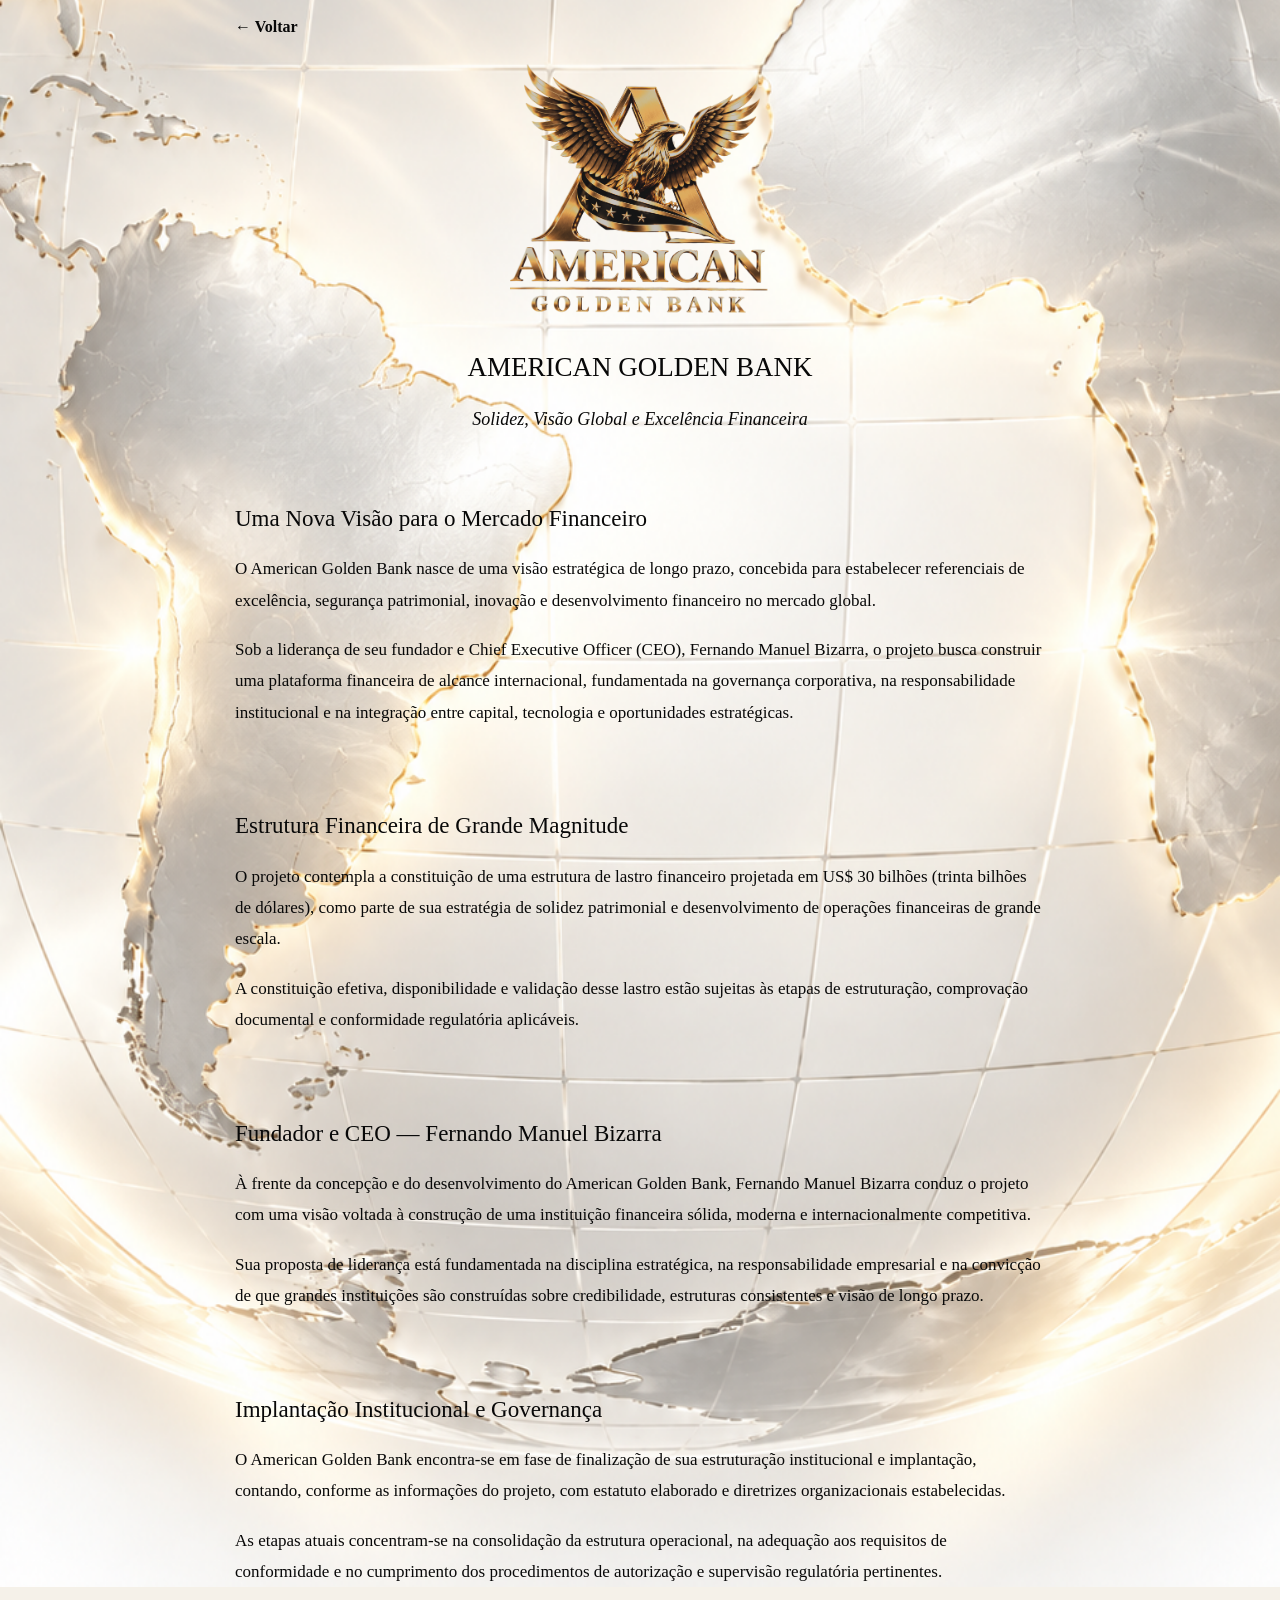
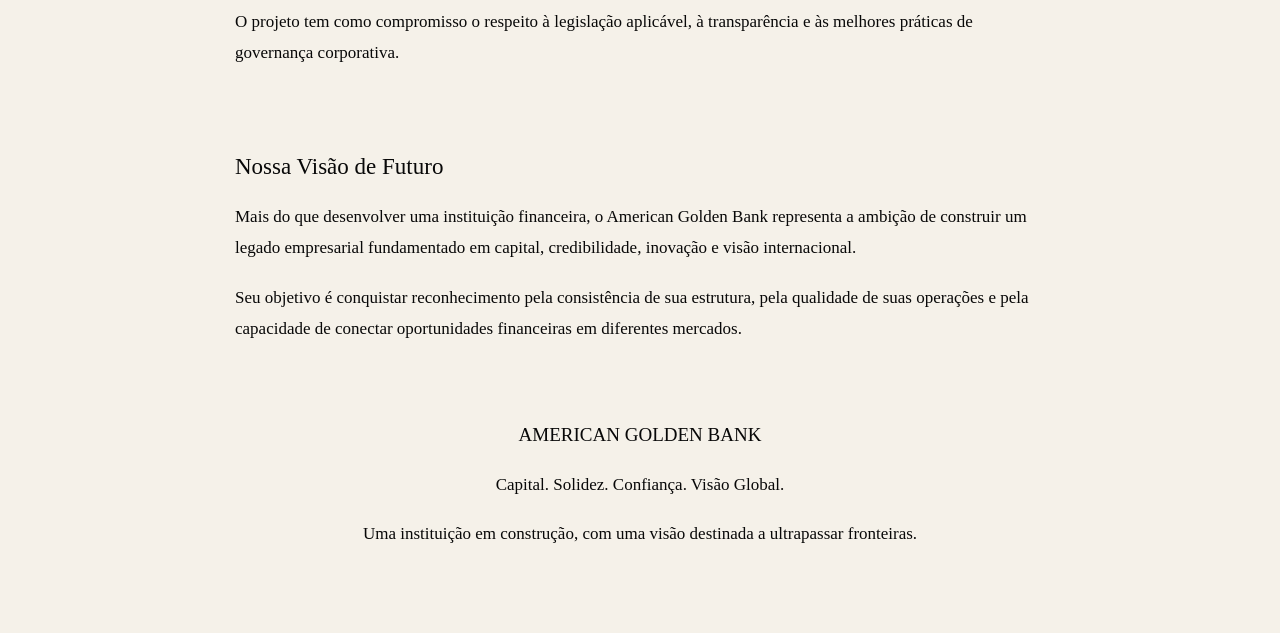
<file: american-golden-bank.html>
<!DOCTYPE html>
<html lang="pt-BR">
<head>
<meta charset="UTF-8">
<meta name="viewport"
content="width=device-width,initial-scale=1">
<title>American Golden Bank | Institucional</title>

<style>
* {
  box-sizing:border-box;
}

body {
  margin:0;
  font-family:Georgia,serif;
  color:#080808;
  background:#f5f1e9 url('assets/fundo-padrao.png')
  center center/cover fixed no-repeat;
}

main {
  max-width:850px;
  margin:auto;
  padding:18px 20px 65px;
}

.voltar {
  color:#080808;
  font-weight:700;
  text-decoration:none;
}

.logo-banco {
  display:block;
  width:260px;
  max-width:85%;
  height:auto;
  margin:28px auto;
  border-radius:12px;
}

h1 {
  font-size:27px;
  font-weight:500;
  text-align:center;
  color:#080808;
}

.subtitulo {
  text-align:center;
  font-size:18px;
  font-style:italic;
  line-height:1.6;
  margin:22px auto 40px;
}

.institucional {
  background:transparent;
  border:none;
  box-shadow:none;
  padding:10px 0;
  margin:25px auto;
}

h2 {
  font-size:23px;
  font-weight:500;
  color:#080808;
  line-height:1.4;
  margin-bottom:18px;
}

p {
  font-size:17px;
  line-height:1.85;
  color:#080808;
  margin-bottom:18px;
}

.assinatura {
  text-align:center;
  margin-top:45px;
  font-size:19px;
  line-height:1.8;
  font-weight:500;
}

@media(max-width:600px) {
  h1 {font-size:25px;}
  h2 {font-size:21px;}
  p {font-size:16px;}
  .logo-banco {width:230px;}
}
</style>
<link rel="icon" type="image/png" href="assets/logo-institucional.png?v=2">
</head>
<body>
<main>

<a class="voltar" href="menu.html">← Voltar</a>

<img class="logo-banco"
src="assets/logo-american-golden-bank.png"
alt="American Golden Bank">

<h1>AMERICAN GOLDEN BANK</h1>

<p class="subtitulo">
Solidez, Visão Global e Excelência Financeira
</p>

<section class="institucional">
<h2>Uma Nova Visão para o Mercado Financeiro</h2>
<p>O American Golden Bank nasce de uma visão estratégica de longo prazo, concebida para estabelecer referenciais de excelência, segurança patrimonial, inovação e desenvolvimento financeiro no mercado global.</p>
<p>Sob a liderança de seu fundador e Chief Executive Officer (CEO), Fernando Manuel Bizarra, o projeto busca construir uma plataforma financeira de alcance internacional, fundamentada na governança corporativa, na responsabilidade institucional e na integração entre capital, tecnologia e oportunidades estratégicas.</p>
</section>
<section class="institucional">
<h2>Estrutura Financeira de Grande Magnitude</h2>
<p>O projeto contempla a constituição de uma estrutura de lastro financeiro projetada em US$ 30 bilhões (trinta bilhões de dólares), como parte de sua estratégia de solidez patrimonial e desenvolvimento de operações financeiras de grande escala.</p>
<p>A constituição efetiva, disponibilidade e validação desse lastro estão sujeitas às etapas de estruturação, comprovação documental e conformidade regulatória aplicáveis.</p>
</section>
<section class="institucional">
<h2>Fundador e CEO — Fernando Manuel Bizarra</h2>
<p>À frente da concepção e do desenvolvimento do American Golden Bank, Fernando Manuel Bizarra conduz o projeto com uma visão voltada à construção de uma instituição financeira sólida, moderna e internacionalmente competitiva.</p>
<p>Sua proposta de liderança está fundamentada na disciplina estratégica, na responsabilidade empresarial e na convicção de que grandes instituições são construídas sobre credibilidade, estruturas consistentes e visão de longo prazo.</p>
</section>
<section class="institucional">
<h2>Implantação Institucional e Governança</h2>
<p>O American Golden Bank encontra-se em fase de finalização de sua estruturação institucional e implantação, contando, conforme as informações do projeto, com estatuto elaborado e diretrizes organizacionais estabelecidas.</p>
<p>As etapas atuais concentram-se na consolidação da estrutura operacional, na adequação aos requisitos de conformidade e no cumprimento dos procedimentos de autorização e supervisão regulatória pertinentes.</p>
<p>O projeto tem como compromisso o respeito à legislação aplicável, à transparência e às melhores práticas de governança corporativa.</p>
</section>
<section class="institucional">
<h2>Nossa Visão de Futuro</h2>
<p>Mais do que desenvolver uma instituição financeira, o American Golden Bank representa a ambição de construir um legado empresarial fundamentado em capital, credibilidade, inovação e visão internacional.</p>
<p>Seu objetivo é conquistar reconhecimento pela consistência de sua estrutura, pela qualidade de suas operações e pela capacidade de conectar oportunidades financeiras em diferentes mercados.</p>
</section>


<div class="assinatura">
AMERICAN GOLDEN BANK
<p>Capital. Solidez. Confiança. Visão Global.</p>
<p>Uma instituição em construção, com uma visão
destinada a ultrapassar fronteiras.</p>
</div>

</main>
</body>
</html>
</file>
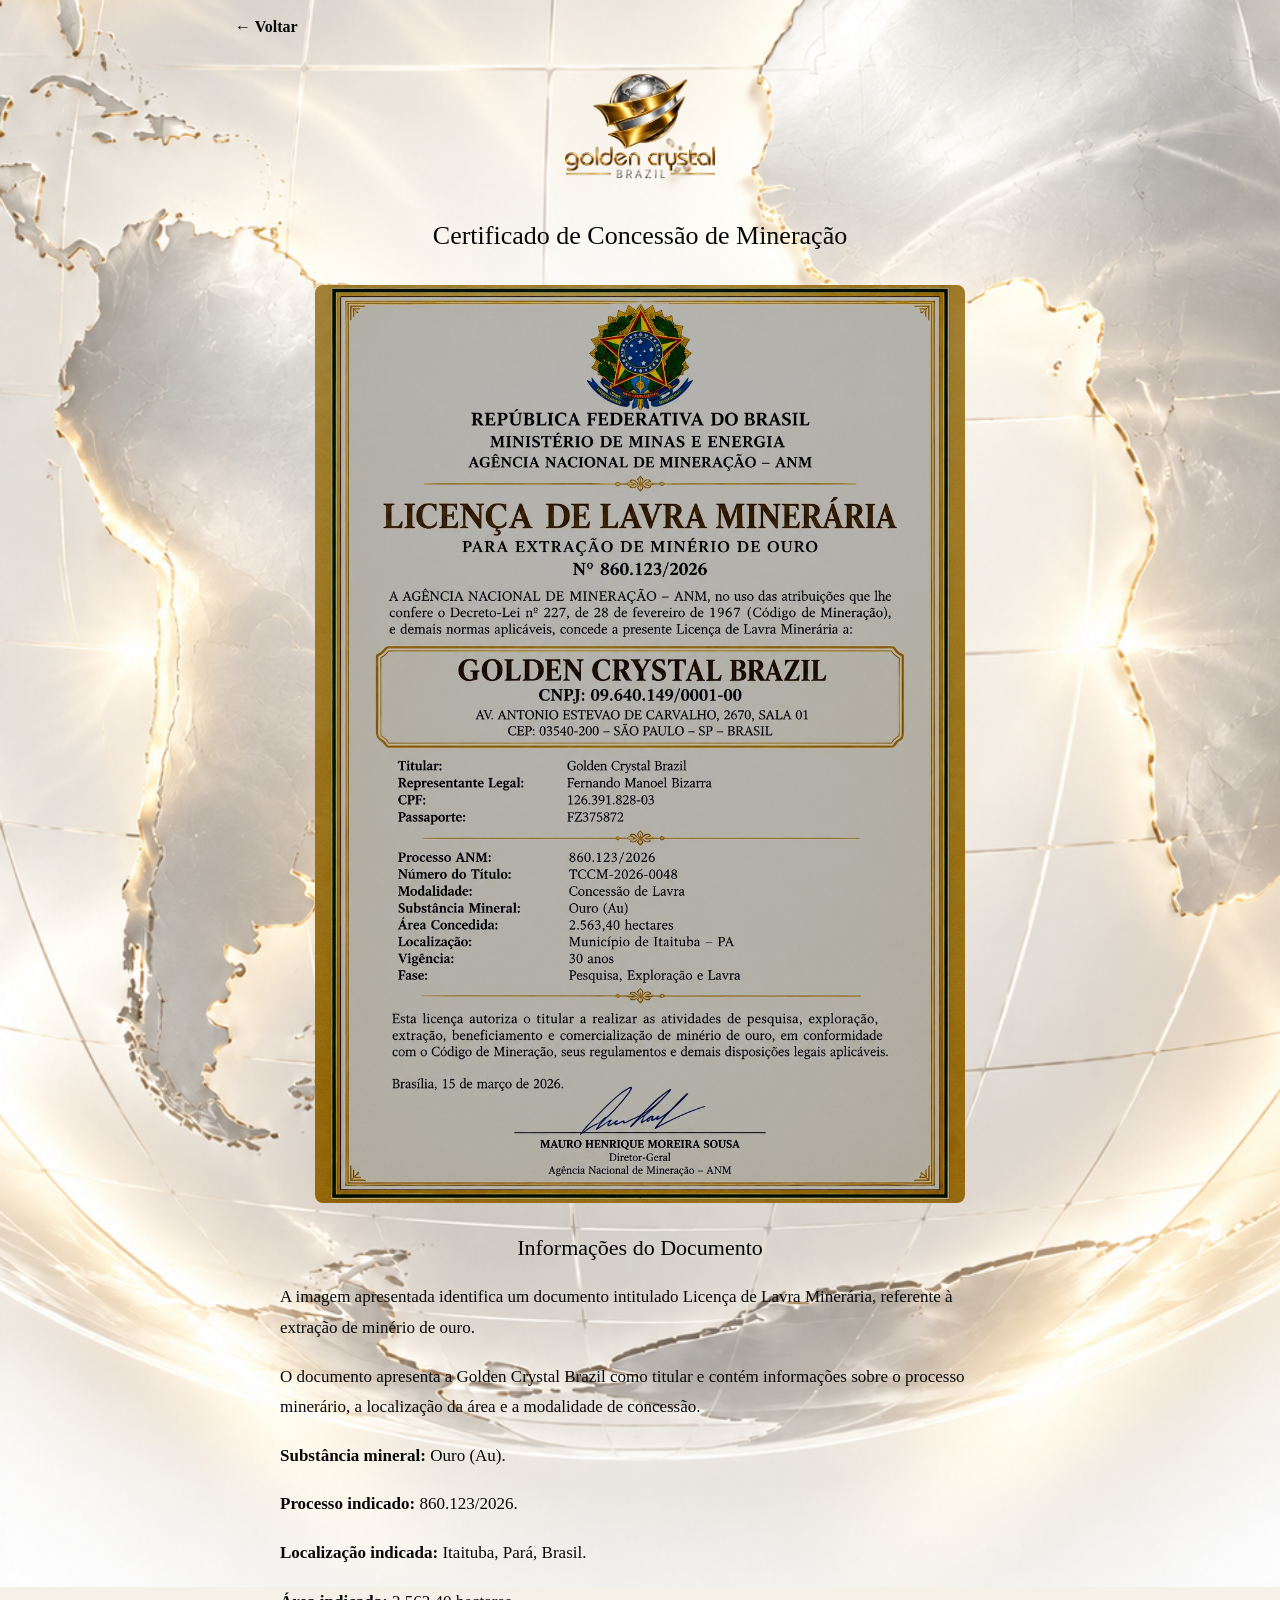
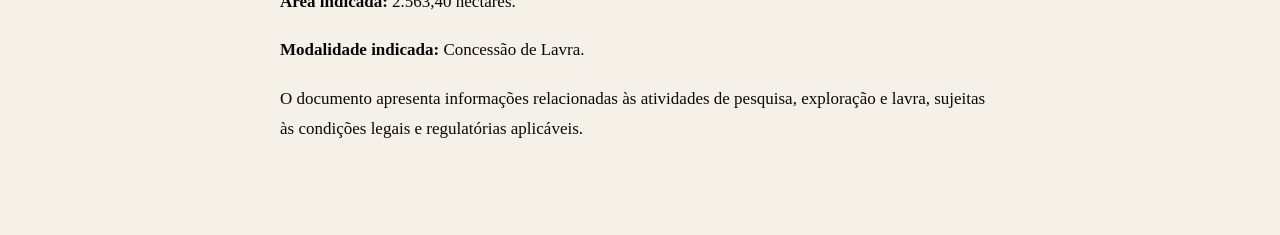
<file: concessao-cobre.html>
<!DOCTYPE html>
<html lang="pt-BR">
<head>
<meta charset="UTF-8">
<meta name="viewport" content="width=device-width,initial-scale=1">
<title>Certificado de Concessão de Mineração | Golden Crystal Brazil</title>

<style>
* { box-sizing:border-box; }

body {
  margin:0;
  font-family:Georgia,serif;
  color:#080808;
  background:#f5f1e9 url('assets/fundo-padrao.png')
  center center/cover fixed no-repeat;
}

main {
  max-width:850px;
  margin:auto;
  padding:18px 20px 60px;
}

.voltar {
  color:#080808;
  font-weight:700;
  text-decoration:none;
}

.logo {
  display:block;
  width:150px;
  max-width:50%;
  margin:15px auto;
}

h1, h2 {
  color:#080808;
  font-weight:400;
  text-align:center;
  line-height:1.4;
}

h1 { font-size:26px; }
h2 { font-size:22px; }

.certificado {
  display:block;
  width:100%;
  max-width:650px;
  height:auto;
  margin:30px auto;
  border-radius:8px;
}

.texto {
  max-width:720px;
  margin:30px auto;
  line-height:1.8;
  font-size:17px;
  color:#080808;
}

.texto p {
  margin-bottom:18px;
}

.nota {
  font-size:14px;
  line-height:1.6;
}
</style>
<link rel="icon" type="image/png" href="assets/logo-institucional.png?v=2">
</head>

<body>
<main>

<a class="voltar" href="mineracao.html">← Voltar</a>

<img class="logo"
src="assets/logo-institucional.png"
alt="Golden Crystal Brazil">

<h1>Certificado de Concessão de Mineração</h1>

<img class="certificado"
src="assets/certificado-terceira-concessao.png?v=1"
alt="Documento apresentado de licença de lavra mineral">

<section class="texto">

<h2>Informações do Documento</h2>

<p>
A imagem apresentada identifica um documento intitulado
Licença de Lavra Minerária, referente à extração
de minério de ouro.
</p>

<p>
O documento apresenta a Golden Crystal Brazil
como titular e contém informações sobre o processo
minerário, a localização da área e a modalidade
de concessão.
</p>

<p><strong>Substância mineral:</strong> Ouro (Au).</p>

<p><strong>Processo indicado:</strong> 860.123/2026.</p>

<p><strong>Localização indicada:</strong>
Itaituba, Pará, Brasil.</p>

<p><strong>Área indicada:</strong>
2.563,40 hectares.</p>

<p><strong>Modalidade indicada:</strong>
Concessão de Lavra.</p>

<p>
O documento apresenta informações relacionadas
às atividades de pesquisa, exploração e lavra,
sujeitas às condições legais e regulatórias aplicáveis.
</p>



</section>

</main>
</body>
</html>
</file>
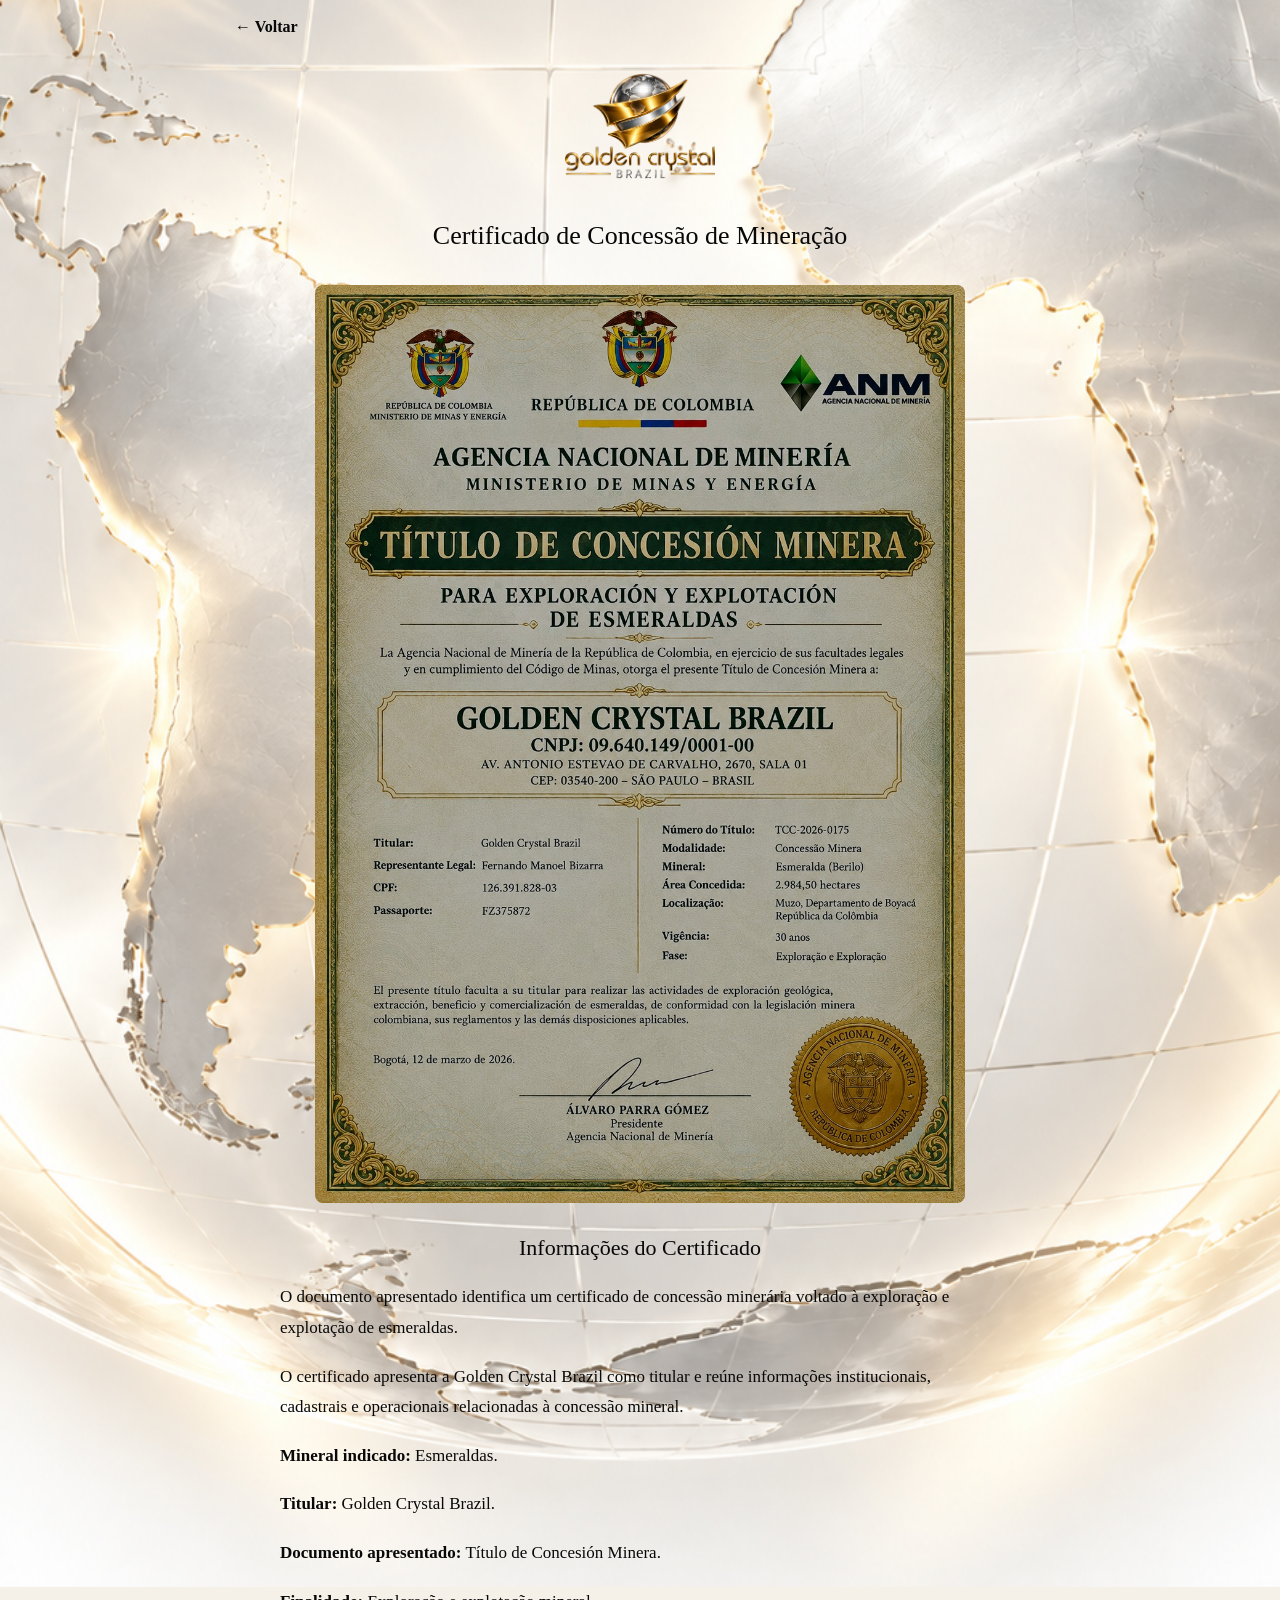
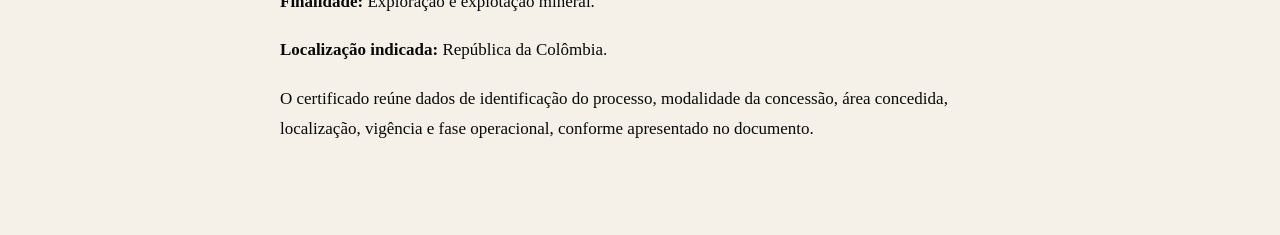
<file: concessao-esmeralda.html>
<!DOCTYPE html>
<html lang="pt-BR">
<head>
<meta charset="UTF-8">
<meta name="viewport" content="width=device-width,initial-scale=1">
<title>Certificado de Concessão de Mineração | Golden Crystal Brazil</title>

<style>
* { box-sizing:border-box; }

body {
  margin:0;
  font-family:Georgia,serif;
  color:#080808;
  background:#f5f1e9 url('assets/fundo-padrao.png')
  center center/cover fixed no-repeat;
}

main {
  max-width:850px;
  margin:auto;
  padding:18px 20px 60px;
}

.voltar {
  color:#080808;
  font-weight:700;
  text-decoration:none;
}

.logo {
  display:block;
  width:150px;
  max-width:50%;
  margin:15px auto;
}

h1, h2 {
  color:#080808;
  font-weight:400;
  text-align:center;
  line-height:1.4;
}

h1 { font-size:26px; }
h2 { font-size:22px; }

.certificado {
  display:block;
  width:100%;
  max-width:650px;
  height:auto;
  margin:30px auto;
  border-radius:8px;
}

.texto {
  max-width:720px;
  margin:30px auto;
  line-height:1.8;
  font-size:17px;
  color:#080808;
}

.texto p {
  margin-bottom:18px;
}
</style>
<link rel="icon" type="image/png" href="assets/logo-institucional.png?v=2">
</head>

<body>
<main>

<a class="voltar" href="mineracao.html">← Voltar</a>

<img class="logo"
src="assets/logo-institucional.png"
alt="Golden Crystal Brazil">

<h1>Certificado de Concessão de Mineração</h1>

<img class="certificado"
src="assets/certificado-segunda-concessao.png?v=1"
alt="Certificado de concessão de mineração de esmeraldas">

<section class="texto">

<h2>Informações do Certificado</h2>

<p>
O documento apresentado identifica um certificado de concessão
minerária voltado à exploração e explotação de esmeraldas.
</p>

<p>
O certificado apresenta a Golden Crystal Brazil como titular
e reúne informações institucionais, cadastrais e operacionais
relacionadas à concessão mineral.
</p>

<p><strong>Mineral indicado:</strong> Esmeraldas.</p>

<p><strong>Titular:</strong> Golden Crystal Brazil.</p>

<p><strong>Documento apresentado:</strong> Título de Concesión Minera.</p>

<p><strong>Finalidade:</strong> Exploração e explotação mineral.</p>

<p><strong>Localização indicada:</strong> República da Colômbia.</p>

<p>
O certificado reúne dados de identificação do processo,
modalidade da concessão, área concedida, localização,
vigência e fase operacional, conforme apresentado no documento.
</p>

</section>

</main>
</body>
</html>
</file>
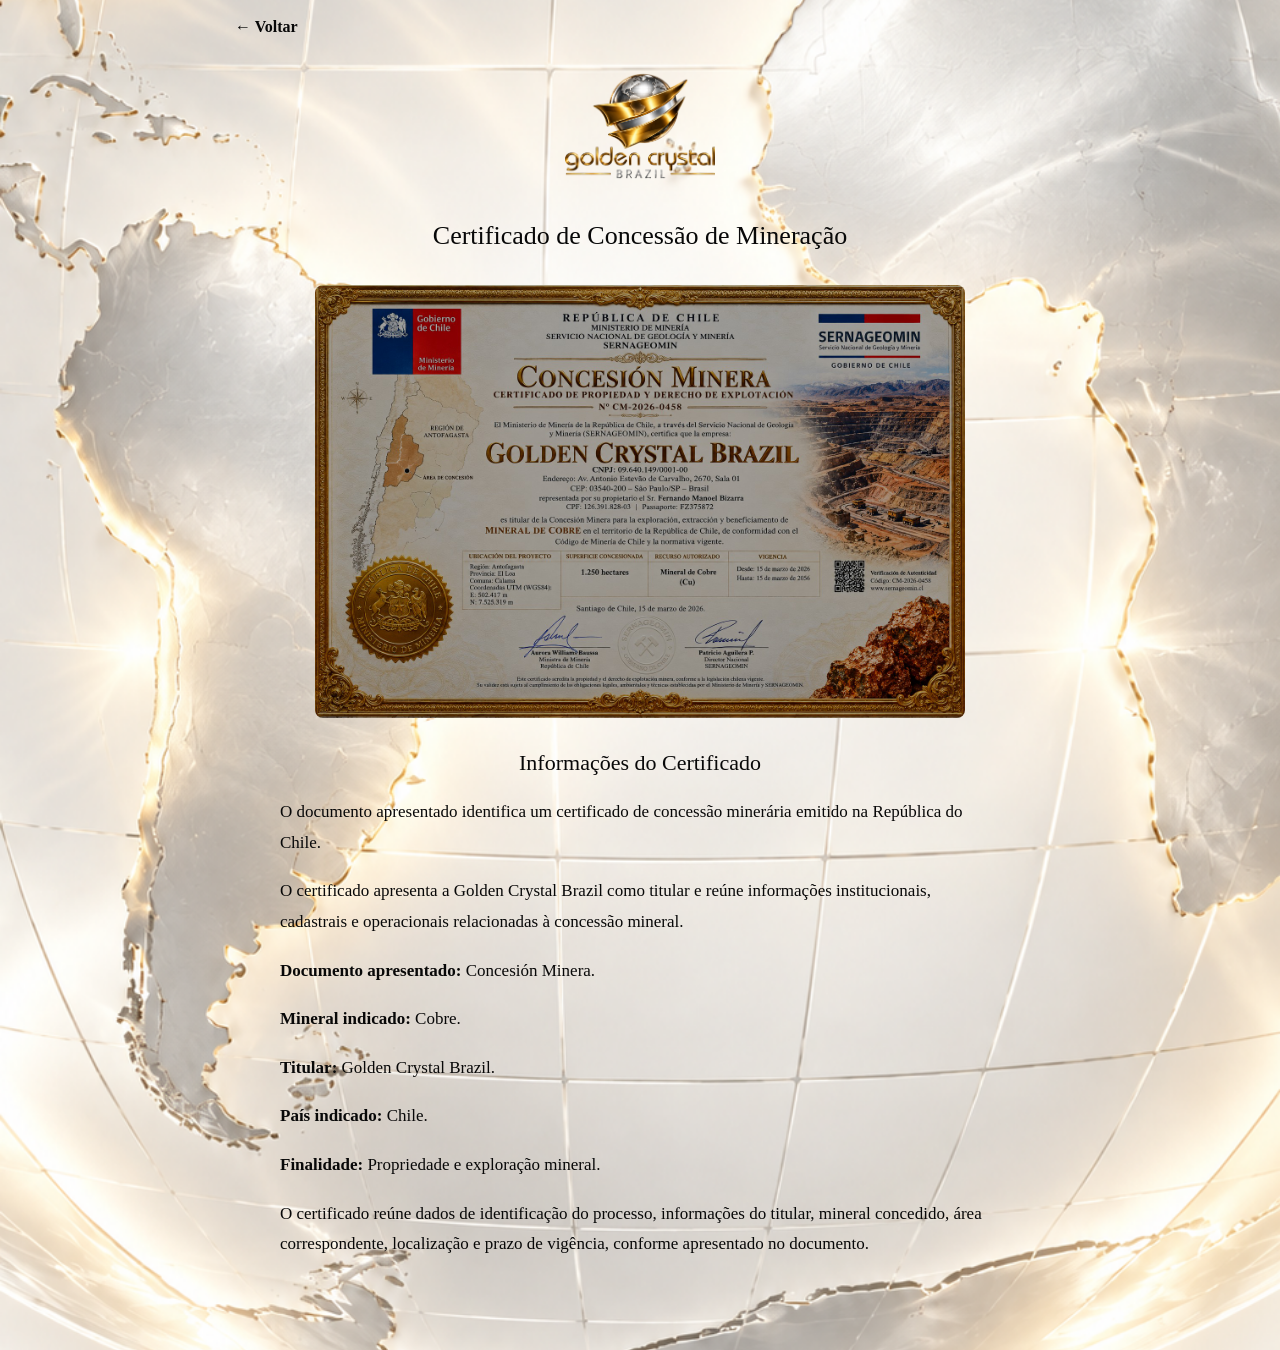
<file: concessao-ouro.html>
<!DOCTYPE html>
<html lang="pt-BR">
<head>
<meta charset="UTF-8">
<meta name="viewport" content="width=device-width,initial-scale=1">
<title>Certificado de Concessão de Mineração | Golden Crystal Brazil</title>

<style>
* { box-sizing:border-box; }

body {
  margin:0;
  font-family:Georgia,serif;
  color:#080808;
  background:#f5f1e9 url('assets/fundo-padrao.png')
  center center/cover fixed no-repeat;
}

main {
  max-width:850px;
  margin:auto;
  padding:18px 20px 60px;
}

.voltar {
  color:#080808;
  font-weight:700;
  text-decoration:none;
}

.logo {
  display:block;
  width:150px;
  max-width:50%;
  margin:15px auto;
}

h1, h2 {
  color:#080808;
  font-weight:400;
  text-align:center;
  line-height:1.4;
}

h1 { font-size:26px; }
h2 { font-size:22px; }

.certificado {
  display:block;
  width:100%;
  max-width:650px;
  height:auto;
  margin:30px auto;
  border-radius:8px;
}

.texto {
  max-width:720px;
  margin:30px auto;
  line-height:1.8;
  font-size:17px;
  color:#080808;
}

.texto p {
  margin-bottom:18px;
}
</style>
<link rel="icon" type="image/png" href="assets/logo-institucional.png?v=2">
</head>

<body>
<main>

<a class="voltar" href="mineracao.html">← Voltar</a>

<img class="logo"
src="assets/logo-institucional.png"
alt="Golden Crystal Brazil">

<h1>Certificado de Concessão de Mineração</h1>

<img class="certificado"
src="assets/certificado-primeira-concessao.png?v=1"
alt="Certificado de concessão de mineração">

<section class="texto">

<h2>Informações do Certificado</h2>

<p>
O documento apresentado identifica um certificado de concessão
minerária emitido na República do Chile.
</p>

<p>
O certificado apresenta a Golden Crystal Brazil como titular
e reúne informações institucionais, cadastrais e operacionais
relacionadas à concessão mineral.
</p>

<p><strong>Documento apresentado:</strong> Concesión Minera.</p>

<p><strong>Mineral indicado:</strong> Cobre.</p>

<p><strong>Titular:</strong> Golden Crystal Brazil.</p>

<p><strong>País indicado:</strong> Chile.</p>

<p><strong>Finalidade:</strong> Propriedade e exploração mineral.</p>

<p>
O certificado reúne dados de identificação do processo,
informações do titular, mineral concedido, área correspondente,
localização e prazo de vigência, conforme apresentado no documento.
</p>

</section>

</main>
</body>
</html>
</file>
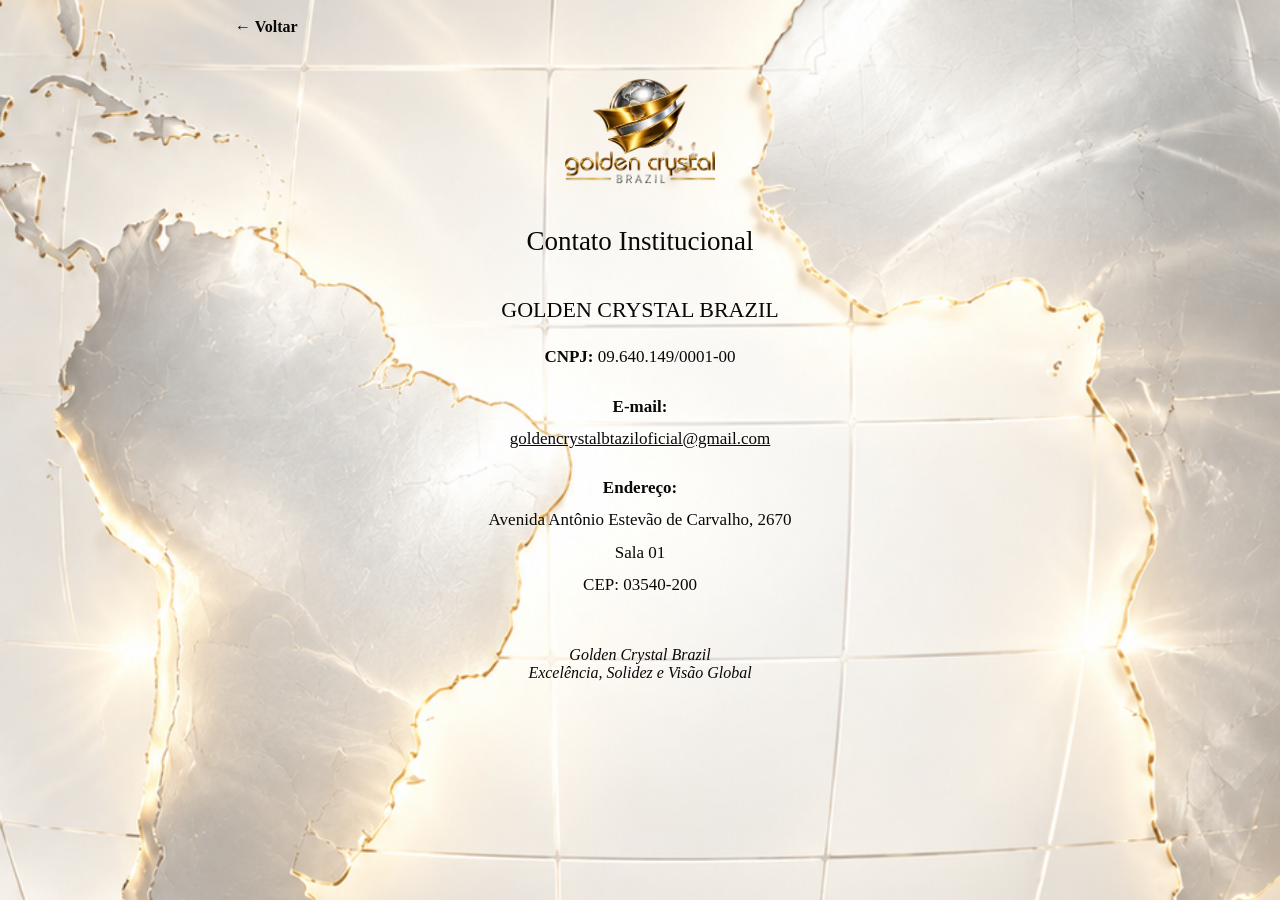
<file: contato.html>
<!DOCTYPE html>
<html lang="pt-BR">
<head>
<meta charset="UTF-8">
<meta name="viewport" content="width=device-width,initial-scale=1">
<title>Contato | Golden Crystal Brazil</title>

<style>
* {box-sizing:border-box}

body {
 margin:0;
 font-family:Georgia,serif;
 color:#080808;
 background:#f5f1e9 url('assets/fundo-padrao.png')
 center center/cover fixed no-repeat;
}

main {
 max-width:850px;
 margin:auto;
 padding:18px 20px 65px;
}

.voltar {
 color:#080808;
 font-weight:700;
 text-decoration:none;
}

.logo {
 display:block;
 width:150px;
 max-width:50%;
 margin:20px auto;
}

h1 {
 text-align:center;
 font-size:27px;
 font-weight:500;
 color:#080808;
}

h2 {
 font-size:22px;
 font-weight:500;
 color:#080808;
}

.contato {
 max-width:700px;
 margin:40px auto;
 text-align:center;
}

.contato p {
 font-size:17px;
 line-height:1.9;
 overflow-wrap:anywhere;
}

.contato a {
 color:#080808;
 text-decoration:underline;
}

.assinatura {
 text-align:center;
 margin-top:45px;
 font-style:italic;
 font-size:16px;
}

</style>
<link rel="icon" type="image/png" href="assets/logo-institucional.png?v=2">
</head>
<body>
<main>

<a class="voltar" href="menu.html">← Voltar</a>

<img class="logo"
src="assets/logo-institucional.png"
alt="Golden Crystal Brazil">

<h1>Contato Institucional</h1>

<section class="contato">

<h2>GOLDEN CRYSTAL BRAZIL</h2>

<p><strong>CNPJ:</strong> 09.640.149/0001-00</p>

<p><strong>E-mail:</strong><br>
<a href="mailto:goldencrystalbtaziloficial@gmail.com">
goldencrystalbtaziloficial@gmail.com
</a></p>

<p><strong>Endereço:</strong><br>
Avenida Antônio Estevão de Carvalho, 2670<br>
Sala 01<br>
CEP: 03540-200
</p>

</section>

<p class="assinatura">
Golden Crystal Brazil<br>
Excelência, Solidez e Visão Global
</p>

</main>
</body>
</html>
</file>
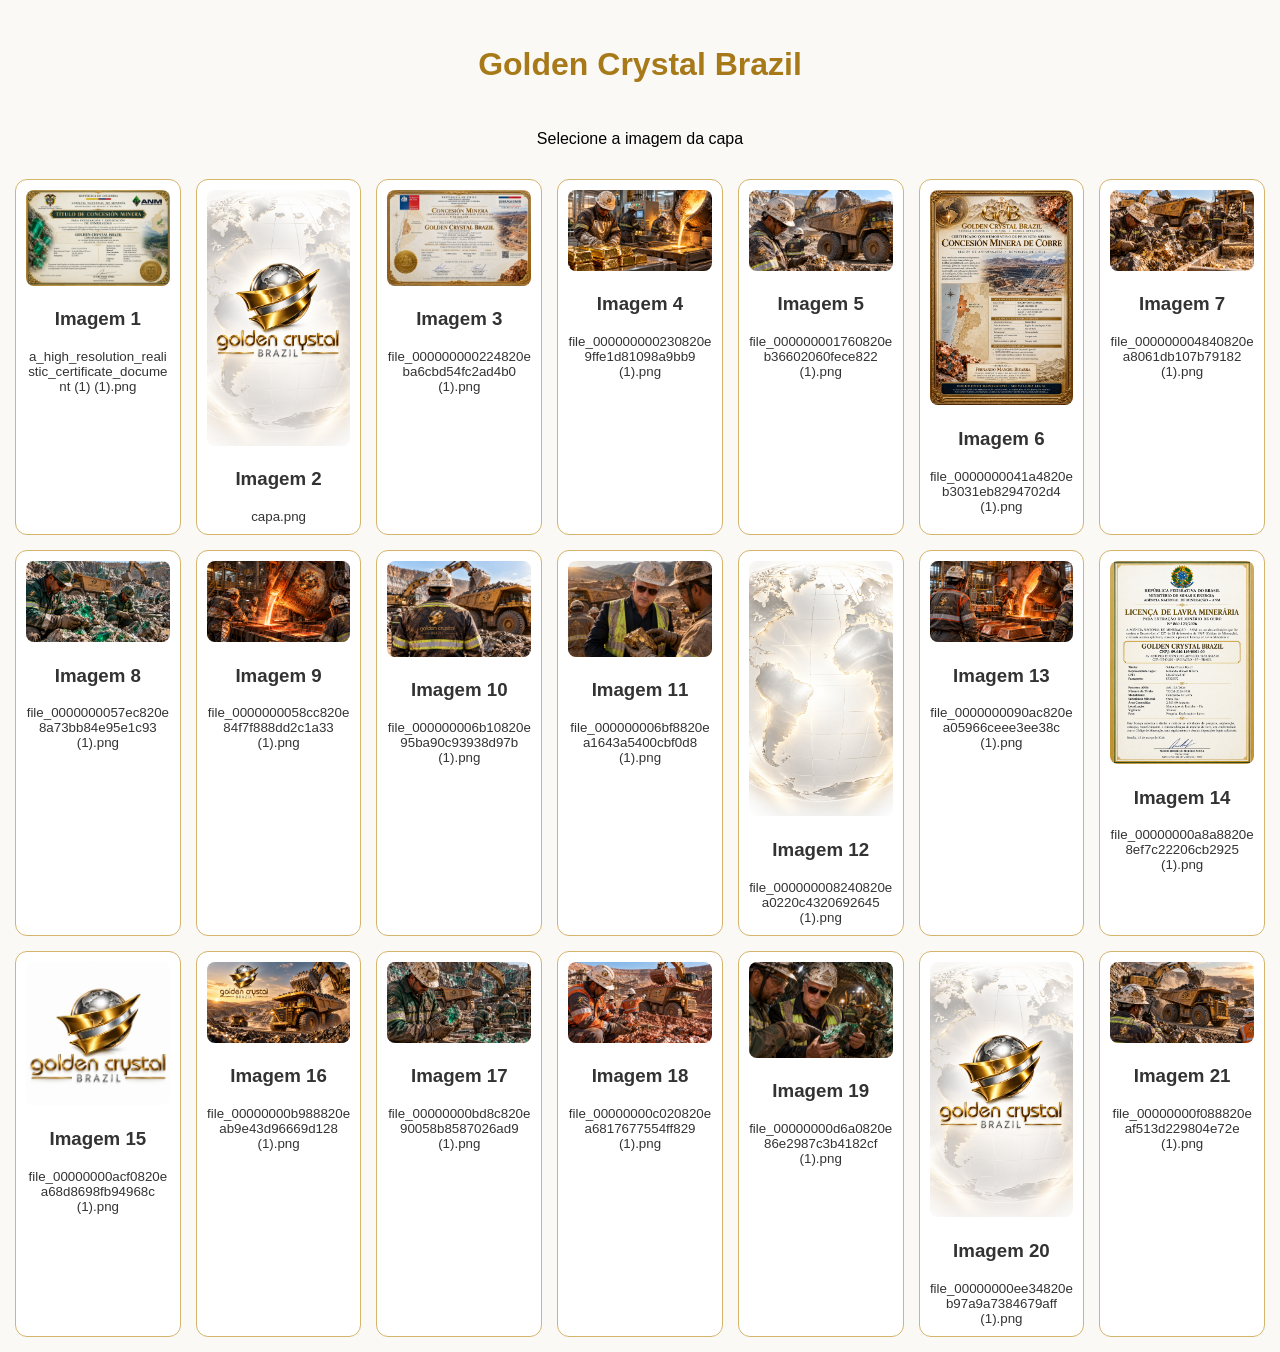
<file: galeria.html>
<!DOCTYPE html>
<html lang="pt-BR">
<head>
<meta charset="UTF-8">
<meta name="viewport" content="width=device-width,initial-scale=1">
<title>Golden Crystal Brazil | Galeria</title>
<style>
body {
  margin: 0;
  background: #faf9f6;
  font-family: Arial, sans-serif;
  text-align: center;
}
h1 { color: #a77919; padding: 25px 10px; }
.grid {
  display: grid;
  grid-template-columns: repeat(auto-fit,minmax(150px,1fr));
  gap: 15px;
  padding: 15px;
}
.card {
  background: white;
  padding: 10px;
  border: 1px solid #d5b46b;
  border-radius: 12px;
  color: #333;
  text-decoration: none;
}
img { width: 100%; border-radius: 8px; }
small { display: block; overflow-wrap: anywhere; }
</style>
<link rel="icon" type="image/png" href="assets/logo-institucional.png?v=2">
</head>
<body>
<h1>Golden Crystal Brazil</h1>
<p>Selecione a imagem da capa</p>
<div class="grid">
<a class="card" href="assets/a_high_resolution_realistic_certificate_document%20%281%29%20%281%29.png"><img loading="lazy" src="assets/a_high_resolution_realistic_certificate_document%20%281%29%20%281%29.png"><h3>Imagem 1</h3><small>a_high_resolution_realistic_certificate_document (1) (1).png</small></a><a class="card" href="assets/capa.png"><img loading="lazy" src="assets/capa.png"><h3>Imagem 2</h3><small>capa.png</small></a><a class="card" href="assets/file_000000000224820eba6cbd54fc2ad4b0%20%281%29.png"><img loading="lazy" src="assets/file_000000000224820eba6cbd54fc2ad4b0%20%281%29.png"><h3>Imagem 3</h3><small>file_000000000224820eba6cbd54fc2ad4b0 (1).png</small></a><a class="card" href="assets/file_000000000230820e9ffe1d81098a9bb9%20%281%29.png"><img loading="lazy" src="assets/file_000000000230820e9ffe1d81098a9bb9%20%281%29.png"><h3>Imagem 4</h3><small>file_000000000230820e9ffe1d81098a9bb9 (1).png</small></a><a class="card" href="assets/file_000000001760820eb36602060fece822%20%281%29.png"><img loading="lazy" src="assets/file_000000001760820eb36602060fece822%20%281%29.png"><h3>Imagem 5</h3><small>file_000000001760820eb36602060fece822 (1).png</small></a><a class="card" href="assets/file_0000000041a4820eb3031eb8294702d4%20%281%29.png"><img loading="lazy" src="assets/file_0000000041a4820eb3031eb8294702d4%20%281%29.png"><h3>Imagem 6</h3><small>file_0000000041a4820eb3031eb8294702d4 (1).png</small></a><a class="card" href="assets/file_000000004840820ea8061db107b79182%20%281%29.png"><img loading="lazy" src="assets/file_000000004840820ea8061db107b79182%20%281%29.png"><h3>Imagem 7</h3><small>file_000000004840820ea8061db107b79182 (1).png</small></a><a class="card" href="assets/file_0000000057ec820e8a73bb84e95e1c93%20%281%29.png"><img loading="lazy" src="assets/file_0000000057ec820e8a73bb84e95e1c93%20%281%29.png"><h3>Imagem 8</h3><small>file_0000000057ec820e8a73bb84e95e1c93 (1).png</small></a><a class="card" href="assets/file_0000000058cc820e84f7f888dd2c1a33%20%281%29.png"><img loading="lazy" src="assets/file_0000000058cc820e84f7f888dd2c1a33%20%281%29.png"><h3>Imagem 9</h3><small>file_0000000058cc820e84f7f888dd2c1a33 (1).png</small></a><a class="card" href="assets/file_000000006b10820e95ba90c93938d97b%20%281%29.png"><img loading="lazy" src="assets/file_000000006b10820e95ba90c93938d97b%20%281%29.png"><h3>Imagem 10</h3><small>file_000000006b10820e95ba90c93938d97b (1).png</small></a><a class="card" href="assets/file_000000006bf8820ea1643a5400cbf0d8%20%281%29.png"><img loading="lazy" src="assets/file_000000006bf8820ea1643a5400cbf0d8%20%281%29.png"><h3>Imagem 11</h3><small>file_000000006bf8820ea1643a5400cbf0d8 (1).png</small></a><a class="card" href="assets/file_000000008240820ea0220c4320692645%20%281%29.png"><img loading="lazy" src="assets/file_000000008240820ea0220c4320692645%20%281%29.png"><h3>Imagem 12</h3><small>file_000000008240820ea0220c4320692645 (1).png</small></a><a class="card" href="assets/file_0000000090ac820ea05966ceee3ee38c%20%281%29.png"><img loading="lazy" src="assets/file_0000000090ac820ea05966ceee3ee38c%20%281%29.png"><h3>Imagem 13</h3><small>file_0000000090ac820ea05966ceee3ee38c (1).png</small></a><a class="card" href="assets/file_00000000a8a8820e8ef7c22206cb2925%20%281%29.png"><img loading="lazy" src="assets/file_00000000a8a8820e8ef7c22206cb2925%20%281%29.png"><h3>Imagem 14</h3><small>file_00000000a8a8820e8ef7c22206cb2925 (1).png</small></a><a class="card" href="assets/file_00000000acf0820ea68d8698fb94968c%20%281%29.png"><img loading="lazy" src="assets/file_00000000acf0820ea68d8698fb94968c%20%281%29.png"><h3>Imagem 15</h3><small>file_00000000acf0820ea68d8698fb94968c (1).png</small></a><a class="card" href="assets/file_00000000b988820eab9e43d96669d128%20%281%29.png"><img loading="lazy" src="assets/file_00000000b988820eab9e43d96669d128%20%281%29.png"><h3>Imagem 16</h3><small>file_00000000b988820eab9e43d96669d128 (1).png</small></a><a class="card" href="assets/file_00000000bd8c820e90058b8587026ad9%20%281%29.png"><img loading="lazy" src="assets/file_00000000bd8c820e90058b8587026ad9%20%281%29.png"><h3>Imagem 17</h3><small>file_00000000bd8c820e90058b8587026ad9 (1).png</small></a><a class="card" href="assets/file_00000000c020820ea6817677554ff829%20%281%29.png"><img loading="lazy" src="assets/file_00000000c020820ea6817677554ff829%20%281%29.png"><h3>Imagem 18</h3><small>file_00000000c020820ea6817677554ff829 (1).png</small></a><a class="card" href="assets/file_00000000d6a0820e86e2987c3b4182cf%20%281%29.png"><img loading="lazy" src="assets/file_00000000d6a0820e86e2987c3b4182cf%20%281%29.png"><h3>Imagem 19</h3><small>file_00000000d6a0820e86e2987c3b4182cf (1).png</small></a><a class="card" href="assets/file_00000000ee34820eb97a9a7384679aff%20%281%29.png"><img loading="lazy" src="assets/file_00000000ee34820eb97a9a7384679aff%20%281%29.png"><h3>Imagem 20</h3><small>file_00000000ee34820eb97a9a7384679aff (1).png</small></a><a class="card" href="assets/file_00000000f088820eaf513d229804e72e%20%281%29.png"><img loading="lazy" src="assets/file_00000000f088820eaf513d229804e72e%20%281%29.png"><h3>Imagem 21</h3><small>file_00000000f088820eaf513d229804e72e (1).png</small></a></div></body></html>
</file>
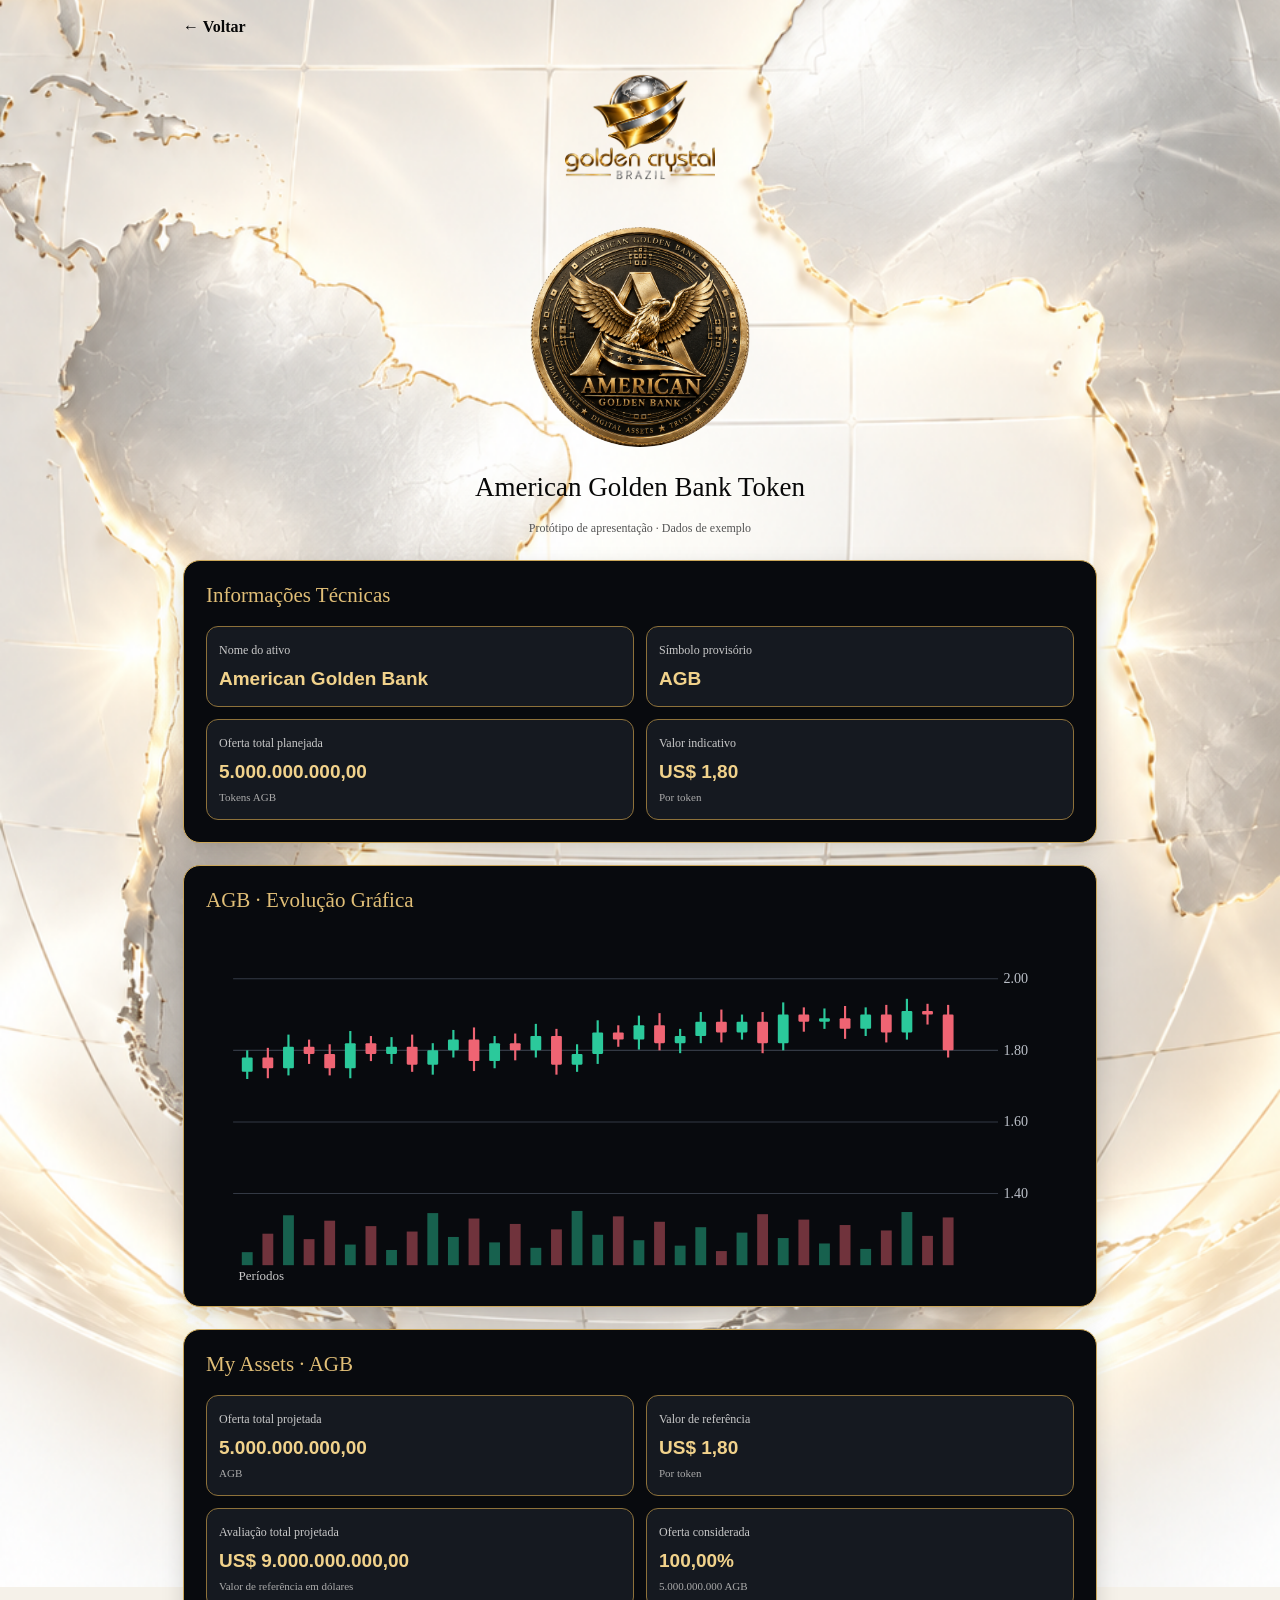
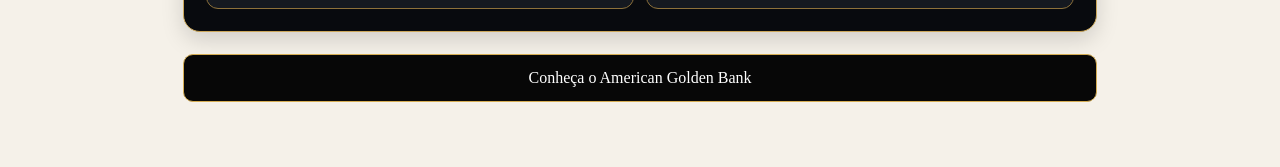
<file: gcb-cripto.html>
<!DOCTYPE html>
<html lang="pt-BR">
<head>
<meta charset="UTF-8">
<meta name="viewport" content="width=device-width,initial-scale=1">

<title>American Golden Bank Token | Golden Crystal Brazil</title>

<style>
* {box-sizing:border-box}

body {
 margin:0;
 font-family:Georgia,serif;
 color:#111;
 background:#f5f1e9 url('assets/fundo-padrao.png')
 center/cover fixed no-repeat;
}

main {
 max-width:950px;
 margin:auto;
 padding:18px 18px 65px;
}

.voltar {
 color:#080808;
 font-weight:700;
 text-decoration:none;
}

.logo {
 display:block;
 width:150px;
 max-width:50%;
 margin:16px auto;
}

.moeda {
 display:block;
 width:220px;
 max-width:75%;
 margin:25px auto;
 border-radius:50%;
}

h1 {
 text-align:center;
 font-size:27px;
 font-weight:500;
 color:#080808;
}

h2 {
 font-size:21px;
 font-weight:500;
 margin:0 0 18px;
}

.intro {
 text-align:center;
 font-size:16px;
 line-height:1.8;
 max-width:760px;
 margin:20px auto 35px;
}

.painel {
 background:#080a0e;
 color:#fff;
 border:1px solid #cba75a;
 border-radius:17px;
 padding:22px;
 margin:22px 0;
 box-shadow:0 8px 22px #00000025;
}

.painel h2 {
 color:#e0be77;
}

.grid {
 display:grid;
 grid-template-columns:repeat(2,minmax(0,1fr));
 gap:12px;
}

.dado {
 background:#151920;
 border:1px solid #8d713a;
 border-radius:12px;
 padding:16px 12px;
 min-width:0;
}

.dado small {
 display:block;
 color:#c9c9c9;
 font-size:12px;
 margin-bottom:10px;
}

.dado strong {
 font-family:Arial,sans-serif;
 font-size:19px;
 color:#f1d28b;
 overflow-wrap:anywhere;
}

.dado span {
 display:block;
 color:#aaa;
 font-size:11px;
 margin-top:8px;
}

.grafico {
 width:100%;
 height:auto;
 display:block;
}

.info {
 font-size:15px;
 line-height:1.7;
 color:#d7d7d7;
}

.status {
 display:inline-block;
 border:1px solid #cba75a;
 border-radius:30px;
 padding:8px 15px;
 color:#e9cb85;
 font-size:13px;
}

.botao {
 display:block;
 text-align:center;
 padding:14px;
 color:#fff;
 background:#070707;
 border:1px solid #d5ad53;
 border-radius:10px;
 text-decoration:none;
 margin-top:18px;
}

.aviso {
 font-size:12px;
 color:#c9c9c9;
 line-height:1.6;
 margin-top:15px;
}

@media(max-width:390px) {
 .grid {grid-template-columns:1fr}
 h1 {font-size:24px}
}
</style>
<link rel="icon" type="image/png" href="assets/logo-institucional.png?v=2">
</head>

<body>
<main>

<a class="voltar" href="menu.html">← Voltar</a>

<img class="logo"
 src="assets/logo-institucional.png"
 alt="Golden Crystal Brazil">

<img class="moeda"
 src="assets/icone-cripto-american-golden-bank.png"
 alt="American Golden Bank Token">

<h1>American Golden Bank Token</h1><p style="text-align:center;font-size:12px;color:#555;margin:8px auto 24px;">Protótipo de apresentação · Dados de exemplo</p>



<section class="painel">
<h2>Informações Técnicas</h2>

<div class="grid">

<div class="dado">
<small>Nome do ativo</small>
<strong>American Golden Bank</strong>
</div>

<div class="dado">
<small>Símbolo provisório</small>
<strong>AGB</strong>
</div>

<div class="dado">
<small>Oferta total planejada</small>
<strong>5.000.000.000,00</strong>
<span>Tokens AGB</span>
</div>

<div class="dado">
<small>Valor indicativo</small>
<strong>US$ 1,80</strong>
<span>Por token</span>
</div>

</div>




</section>


<section class="painel">
<h2>AGB · Evolução Gráfica</h2>

<svg class="grafico" viewBox="0 0 800 325"
role="img" aria-label="Gráfico de velas demonstrativo">
<line x1="25" y1="242.0" x2="730" y2="242.0" stroke="#333944" stroke-width="1"/><text x="735" y="246.0" fill="#bbc0c8" font-size="13">1.40</text>
<line x1="25" y1="176.0" x2="730" y2="176.0" stroke="#333944" stroke-width="1"/><text x="735" y="180.0" fill="#bbc0c8" font-size="13">1.60</text>
<line x1="25" y1="110.0" x2="730" y2="110.0" stroke="#333944" stroke-width="1"/><text x="735" y="114.0" fill="#bbc0c8" font-size="13">1.80</text>
<line x1="25" y1="44.0" x2="730" y2="44.0" stroke="#333944" stroke-width="1"/><text x="735" y="48.0" fill="#bbc0c8" font-size="13">2.00</text>
<line x1="38" y1="110.0" x2="38" y2="136.4" stroke="#2bc99b" stroke-width="2"/><rect x="33" y="116.6" width="10" height="13.200000000000017" rx="1" fill="#2bc99b"/>
<rect x="33" y="296" width="10" height="12" fill="#2bc99b" opacity=".45"/>
<line x1="57" y1="107.7" x2="57" y2="135.7" stroke="#ef6473" stroke-width="2"/><rect x="52" y="116.6" width="10" height="9.900000000000006" rx="1" fill="#ef6473"/>
<rect x="52" y="279" width="10" height="29" fill="#ef6473" opacity=".45"/>
<line x1="76" y1="95.5" x2="76" y2="133.1" stroke="#2bc99b" stroke-width="2"/><rect x="71" y="106.7" width="10" height="19.799999999999997" rx="1" fill="#2bc99b"/>
<rect x="71" y="262" width="10" height="46" fill="#2bc99b" opacity=".45"/>
<line x1="95" y1="100.1" x2="95" y2="122.5" stroke="#ef6473" stroke-width="2"/><rect x="90" y="106.7" width="10" height="6.599999999999994" rx="1" fill="#ef6473"/>
<rect x="90" y="284" width="10" height="24" fill="#ef6473" opacity=".45"/>
<line x1="114" y1="104.4" x2="114" y2="133.1" stroke="#ef6473" stroke-width="2"/><rect x="109" y="113.3" width="10" height="13.200000000000003" rx="1" fill="#ef6473"/>
<rect x="109" y="267" width="10" height="41" fill="#ef6473" opacity=".45"/>
<line x1="133" y1="92.2" x2="133" y2="135.7" stroke="#2bc99b" stroke-width="2"/><rect x="128" y="103.4" width="10" height="23.099999999999994" rx="1" fill="#2bc99b"/>
<rect x="128" y="289" width="10" height="19" fill="#2bc99b" opacity=".45"/>
<line x1="152" y1="96.8" x2="152" y2="119.9" stroke="#ef6473" stroke-width="2"/><rect x="147" y="103.4" width="10" height="9.899999999999991" rx="1" fill="#ef6473"/>
<rect x="147" y="272" width="10" height="36" fill="#ef6473" opacity=".45"/>
<line x1="171" y1="97.8" x2="171" y2="122.5" stroke="#2bc99b" stroke-width="2"/><rect x="166" y="106.7" width="10" height="6.599999999999994" rx="1" fill="#2bc99b"/>
<rect x="166" y="294" width="10" height="14" fill="#2bc99b" opacity=".45"/>
<line x1="190" y1="95.5" x2="190" y2="129.8" stroke="#ef6473" stroke-width="2"/><rect x="185" y="106.7" width="10" height="16.5" rx="1" fill="#ef6473"/>
<rect x="185" y="277" width="10" height="31" fill="#ef6473" opacity=".45"/>
<line x1="209" y1="103.4" x2="209" y2="132.4" stroke="#2bc99b" stroke-width="2"/><rect x="204" y="110.0" width="10" height="13.200000000000003" rx="1" fill="#2bc99b"/>
<rect x="204" y="260" width="10" height="48" fill="#2bc99b" opacity=".45"/>
<line x1="228" y1="91.2" x2="228" y2="116.6" stroke="#2bc99b" stroke-width="2"/><rect x="223" y="100.1" width="10" height="9.900000000000006" rx="1" fill="#2bc99b"/>
<rect x="223" y="282" width="10" height="26" fill="#2bc99b" opacity=".45"/>
<line x1="247" y1="88.9" x2="247" y2="129.1" stroke="#ef6473" stroke-width="2"/><rect x="242" y="100.1" width="10" height="19.80000000000001" rx="1" fill="#ef6473"/>
<rect x="242" y="265" width="10" height="43" fill="#ef6473" opacity=".45"/>
<line x1="266" y1="96.8" x2="266" y2="126.5" stroke="#2bc99b" stroke-width="2"/><rect x="261" y="103.4" width="10" height="16.5" rx="1" fill="#2bc99b"/>
<rect x="261" y="287" width="10" height="21" fill="#2bc99b" opacity=".45"/>
<line x1="285" y1="94.5" x2="285" y2="119.2" stroke="#ef6473" stroke-width="2"/><rect x="280" y="103.4" width="10" height="6.599999999999994" rx="1" fill="#ef6473"/>
<rect x="280" y="270" width="10" height="38" fill="#ef6473" opacity=".45"/>
<line x1="304" y1="85.6" x2="304" y2="116.6" stroke="#2bc99b" stroke-width="2"/><rect x="299" y="96.8" width="10" height="13.200000000000003" rx="1" fill="#2bc99b"/>
<rect x="299" y="292" width="10" height="16" fill="#2bc99b" opacity=".45"/>
<line x1="323" y1="90.2" x2="323" y2="132.4" stroke="#ef6473" stroke-width="2"/><rect x="318" y="96.8" width="10" height="26.400000000000006" rx="1" fill="#ef6473"/>
<rect x="318" y="275" width="10" height="33" fill="#ef6473" opacity=".45"/>
<line x1="342" y1="104.4" x2="342" y2="129.8" stroke="#2bc99b" stroke-width="2"/><rect x="337" y="113.3" width="10" height="9.900000000000006" rx="1" fill="#2bc99b"/>
<rect x="337" y="258" width="10" height="50" fill="#2bc99b" opacity=".45"/>
<line x1="361" y1="82.3" x2="361" y2="122.5" stroke="#2bc99b" stroke-width="2"/><rect x="356" y="93.5" width="10" height="19.799999999999997" rx="1" fill="#2bc99b"/>
<rect x="356" y="280" width="10" height="28" fill="#2bc99b" opacity=".45"/>
<line x1="380" y1="86.9" x2="380" y2="106.7" stroke="#ef6473" stroke-width="2"/><rect x="375" y="93.5" width="10" height="6.599999999999994" rx="1" fill="#ef6473"/>
<rect x="375" y="263" width="10" height="45" fill="#ef6473" opacity=".45"/>
<line x1="399" y1="78.0" x2="399" y2="109.3" stroke="#2bc99b" stroke-width="2"/><rect x="394" y="86.9" width="10" height="13.199999999999989" rx="1" fill="#2bc99b"/>
<rect x="394" y="285" width="10" height="23" fill="#2bc99b" opacity=".45"/>
<line x1="418" y1="75.7" x2="418" y2="110.0" stroke="#ef6473" stroke-width="2"/><rect x="413" y="86.9" width="10" height="16.5" rx="1" fill="#ef6473"/>
<rect x="413" y="268" width="10" height="40" fill="#ef6473" opacity=".45"/>
<line x1="437" y1="90.2" x2="437" y2="112.6" stroke="#2bc99b" stroke-width="2"/><rect x="432" y="96.8" width="10" height="6.6000000000000085" rx="1" fill="#2bc99b"/>
<rect x="432" y="290" width="10" height="18" fill="#2bc99b" opacity=".45"/>
<line x1="456" y1="74.7" x2="456" y2="103.4" stroke="#2bc99b" stroke-width="2"/><rect x="451" y="83.6" width="10" height="13.200000000000003" rx="1" fill="#2bc99b"/>
<rect x="451" y="273" width="10" height="35" fill="#2bc99b" opacity=".45"/>
<line x1="475" y1="72.4" x2="475" y2="102.7" stroke="#ef6473" stroke-width="2"/><rect x="470" y="83.6" width="10" height="9.900000000000006" rx="1" fill="#ef6473"/>
<rect x="470" y="295" width="10" height="13" fill="#ef6473" opacity=".45"/>
<line x1="494" y1="77.0" x2="494" y2="100.1" stroke="#2bc99b" stroke-width="2"/><rect x="489" y="83.6" width="10" height="9.900000000000006" rx="1" fill="#2bc99b"/>
<rect x="489" y="278" width="10" height="30" fill="#2bc99b" opacity=".45"/>
<line x1="513" y1="74.7" x2="513" y2="112.6" stroke="#ef6473" stroke-width="2"/><rect x="508" y="83.6" width="10" height="19.80000000000001" rx="1" fill="#ef6473"/>
<rect x="508" y="261" width="10" height="47" fill="#ef6473" opacity=".45"/>
<line x1="532" y1="65.8" x2="532" y2="110.0" stroke="#2bc99b" stroke-width="2"/><rect x="527" y="77.0" width="10" height="26.400000000000006" rx="1" fill="#2bc99b"/>
<rect x="527" y="283" width="10" height="25" fill="#2bc99b" opacity=".45"/>
<line x1="551" y1="70.4" x2="551" y2="92.8" stroke="#ef6473" stroke-width="2"/><rect x="546" y="77.0" width="10" height="6.599999999999994" rx="1" fill="#ef6473"/>
<rect x="546" y="266" width="10" height="42" fill="#ef6473" opacity=".45"/>
<line x1="570" y1="71.4" x2="570" y2="90.2" stroke="#2bc99b" stroke-width="2"/><rect x="565" y="80.3" width="10" height="3.299999999999997" rx="1" fill="#2bc99b"/>
<rect x="565" y="288" width="10" height="20" fill="#2bc99b" opacity=".45"/>
<line x1="589" y1="69.1" x2="589" y2="99.4" stroke="#ef6473" stroke-width="2"/><rect x="584" y="80.3" width="10" height="9.900000000000006" rx="1" fill="#ef6473"/>
<rect x="584" y="271" width="10" height="37" fill="#ef6473" opacity=".45"/>
<line x1="608" y1="70.4" x2="608" y2="96.8" stroke="#2bc99b" stroke-width="2"/><rect x="603" y="77.0" width="10" height="13.200000000000003" rx="1" fill="#2bc99b"/>
<rect x="603" y="293" width="10" height="15" fill="#2bc99b" opacity=".45"/>
<line x1="627" y1="68.1" x2="627" y2="102.7" stroke="#ef6473" stroke-width="2"/><rect x="622" y="77.0" width="10" height="16.5" rx="1" fill="#ef6473"/>
<rect x="622" y="276" width="10" height="32" fill="#ef6473" opacity=".45"/>
<line x1="646" y1="62.5" x2="646" y2="100.1" stroke="#2bc99b" stroke-width="2"/><rect x="641" y="73.7" width="10" height="19.799999999999997" rx="1" fill="#2bc99b"/>
<rect x="641" y="259" width="10" height="49" fill="#2bc99b" opacity=".45"/>
<line x1="665" y1="67.1" x2="665" y2="86.2" stroke="#ef6473" stroke-width="2"/><rect x="660" y="73.7" width="10" height="3.299999999999997" rx="1" fill="#ef6473"/>
<rect x="660" y="281" width="10" height="27" fill="#ef6473" opacity=".45"/>
<line x1="684" y1="68.1" x2="684" y2="116.6" stroke="#ef6473" stroke-width="2"/><rect x="679" y="77.0" width="10" height="33.0" rx="1" fill="#ef6473"/>
<rect x="679" y="264" width="10" height="44" fill="#ef6473" opacity=".45"/>
<text x="30" y="322" fill="#c9c9c9" font-size="12">
Períodos
</text>
</svg>
</section>




<section class="painel">

<h2>My Assets · AGB</h2>

<div class="grid">

<div class="dado">
<small>Oferta total projetada</small>
<strong>5.000.000.000,00</strong>
<span>AGB</span>
</div>

<div class="dado">
<small>Valor de referência</small>
<strong>US$ 1,80</strong>
<span>Por token</span>
</div>

<div class="dado">
<small>Avaliação total projetada</small>
<strong>US$ 9.000.000.000,00</strong>
<span>Valor de referência em dólares</span>
</div>

<div class="dado">
<small>Oferta considerada</small>
<strong>100,00%</strong>
<span>5.000.000.000 AGB</span>
</div>

</div>



</section>



<a class="botao" href="american-golden-bank.html">
Conheça o American Golden Bank
</a>

</main>
</body>
</html>
</file>
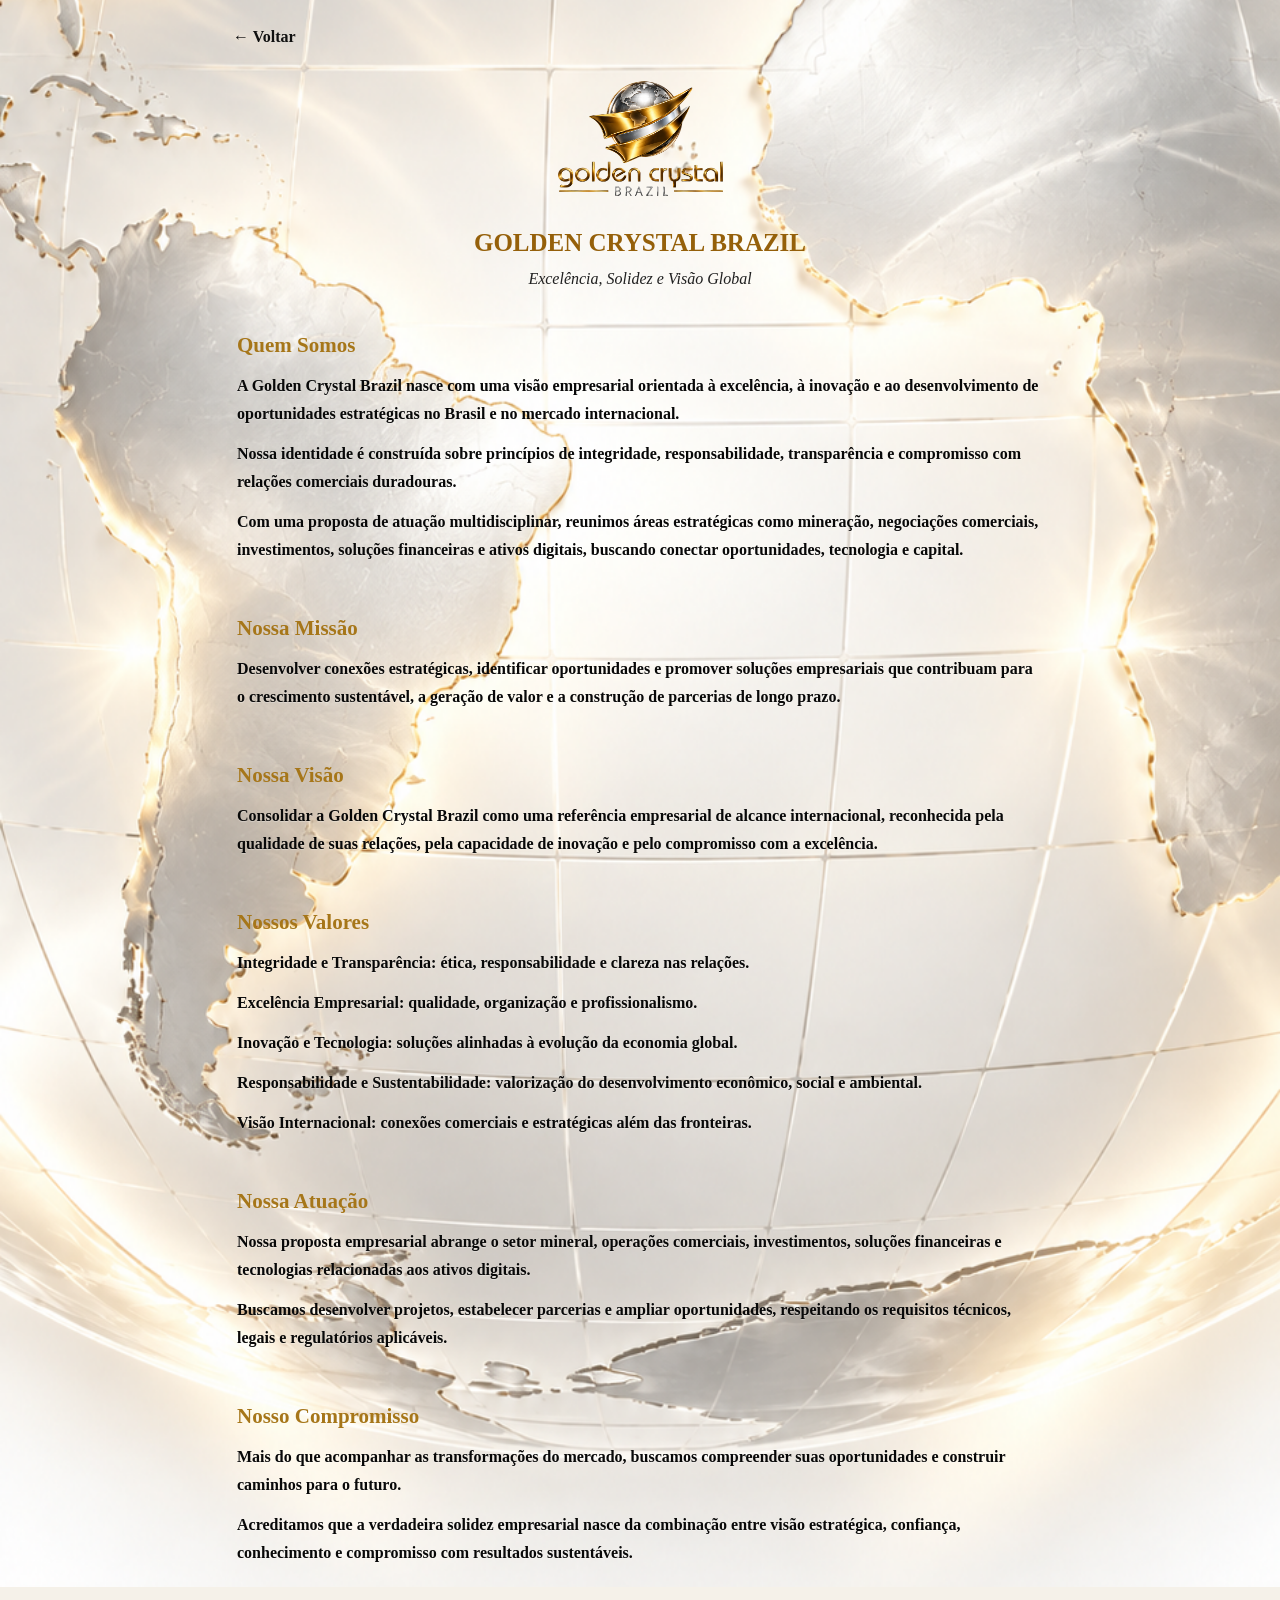
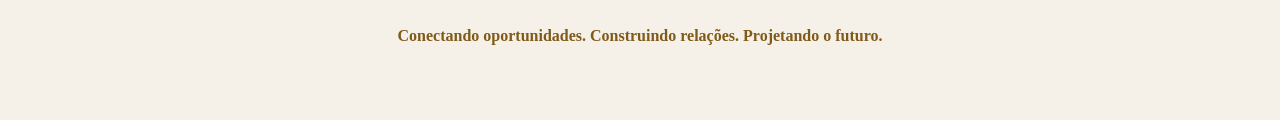
<file: institucional.html>
<!DOCTYPE html>
<html lang="pt-BR">
<head>
<meta charset="UTF-8">
<meta name="viewport" content="width=device-width,initial-scale=1">
<title>Institucional | Golden Crystal Brazil</title>
<style>
*{box-sizing:border-box}
body{margin:0;font-family:Georgia,serif;color:#202020;
background:#f5f1e9 url('assets/fundo-padrao.png') center/cover fixed no-repeat}
main{max-width:850px;margin:auto;padding:18px 18px 55px}
.voltar{display:inline-block;color:#101010;font-weight:900;
text-decoration:none;padding:10px 0}
.logo{display:block;width:165px;max-width:55%;margin:0 auto 8px}
h1{text-align:center;font-size:25px;color:#95600a;margin:8px 0}
.frase{text-align:center;font-style:italic;margin-bottom:28px}
section{background:rgba(255,255,255,.88);padding:22px;
margin:16px 0;border:1px solid rgba(171,125,38,.5);
border-radius:14px;box-shadow:0 5px 18px rgba(0,0,0,.08)}
h2{color:#a67619;font-size:21px;margin:0 0 14px}
p{line-height:1.75;font-size:16px;margin:0 0 12px}
footer{text-align:center;padding:20px;font-weight:bold;color:#805a18}

/* INSTITUCIONAL SEM QUADROS BRANCOS */
section {
  background: transparent !important;
  border: none !important;
  box-shadow: none !important;
  padding: 12px 4px !important;
}
section p {
  color: #080808 !important;
  font-weight: 600 !important;
  text-shadow: 0 1px 1px rgba(255,255,255,.35);
}

</style>
<link rel="icon" type="image/png" href="assets/logo-institucional.png?v=2">
</head>
<body>
<main>
<a class="voltar" href="menu.html">← Voltar</a>
<img class="logo" src='assets/logo-institucional.png' alt="Golden Crystal Brazil">
<h1>GOLDEN CRYSTAL BRAZIL</h1>
<p class="frase">Excelência, Solidez e Visão Global</p>
<section><h2>Quem Somos</h2>
<p>A Golden Crystal Brazil nasce com uma visão empresarial orientada à excelência, à inovação e ao desenvolvimento de oportunidades estratégicas no Brasil e no mercado internacional.</p>
<p>Nossa identidade é construída sobre princípios de integridade, responsabilidade, transparência e compromisso com relações comerciais duradouras.</p>
<p>Com uma proposta de atuação multidisciplinar, reunimos áreas estratégicas como mineração, negociações comerciais, investimentos, soluções financeiras e ativos digitais, buscando conectar oportunidades, tecnologia e capital.</p>
</section>
<section><h2>Nossa Missão</h2>
<p>Desenvolver conexões estratégicas, identificar oportunidades e promover soluções empresariais que contribuam para o crescimento sustentável, a geração de valor e a construção de parcerias de longo prazo.</p>
</section>
<section><h2>Nossa Visão</h2>
<p>Consolidar a Golden Crystal Brazil como uma referência empresarial de alcance internacional, reconhecida pela qualidade de suas relações, pela capacidade de inovação e pelo compromisso com a excelência.</p>
</section>
<section><h2>Nossos Valores</h2>
<p>Integridade e Transparência: ética, responsabilidade e clareza nas relações.</p>
<p>Excelência Empresarial: qualidade, organização e profissionalismo.</p>
<p>Inovação e Tecnologia: soluções alinhadas à evolução da economia global.</p>
<p>Responsabilidade e Sustentabilidade: valorização do desenvolvimento econômico, social e ambiental.</p>
<p>Visão Internacional: conexões comerciais e estratégicas além das fronteiras.</p>
</section>
<section><h2>Nossa Atuação</h2>
<p>Nossa proposta empresarial abrange o setor mineral, operações comerciais, investimentos, soluções financeiras e tecnologias relacionadas aos ativos digitais.</p>
<p>Buscamos desenvolver projetos, estabelecer parcerias e ampliar oportunidades, respeitando os requisitos técnicos, legais e regulatórios aplicáveis.</p>
</section>
<section><h2>Nosso Compromisso</h2>
<p>Mais do que acompanhar as transformações do mercado, buscamos compreender suas oportunidades e construir caminhos para o futuro.</p>
<p>Acreditamos que a verdadeira solidez empresarial nasce da combinação entre visão estratégica, confiança, conhecimento e compromisso com resultados sustentáveis.</p>
</section>
<footer>Conectando oportunidades. Construindo relações. Projetando o futuro.</footer>
</main>
</body>
</html>
</file>
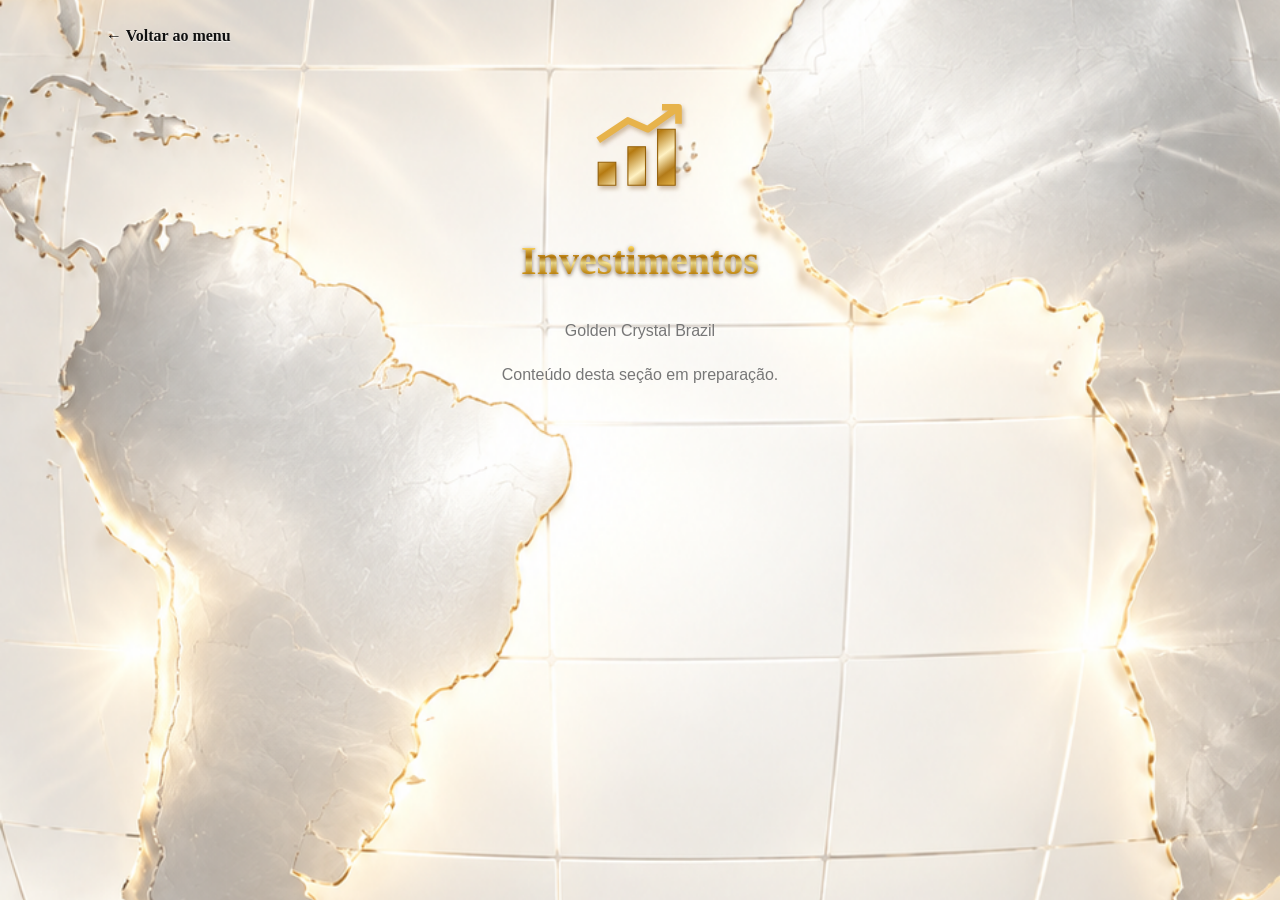
<file: investimentos.html>
<!DOCTYPE html>
<html lang="pt-BR">
<head>
<meta charset="UTF-8">
<meta name="viewport" content="width=device-width,initial-scale=1">
<title>Investimentos | Golden Crystal Brazil</title>
<link rel="stylesheet" href="golden.css">
<link rel="icon" type="image/png" href="assets/logo-institucional.png?v=2">
</head>
<body>
<main>
<a class="voltar" href="menu.html">← Voltar ao menu</a>
<section class="conteudo">
<div class="icone">
    <svg viewBox="0 0 100 100" aria-hidden="true">
    <defs>
    <linearGradient id="ouro" x1="0" y1="0" x2="1" y2="1">
    <stop offset="0%" stop-color="#704500"/>
    <stop offset="20%" stop-color="#ffe8a0"/>
    <stop offset="42%" stop-color="#b57a11"/>
    <stop offset="65%" stop-color="#fff2c4"/>
    <stop offset="83%" stop-color="#b27a18"/>
    <stop offset="100%" stop-color="#e5b64e"/>
    </linearGradient>
    </defs>
    <g fill="url(#ouro)" stroke="#94600a" stroke-width="1">
    
<path d="M12 83V62h16v21Z M39 83V48h16v35Z
M66 83V32h16v51Z"/>
<path d="M12 42 39 24 57 32 85 12
M70 12h15v15"
stroke="#e7b34b" stroke-width="6"
fill="none" stroke-linejoin="round"/>

    </g></svg></div>
<h1>Investimentos</h1>
<p>Golden Crystal Brazil</p>
<p>Conteúdo desta seção em preparação.</p>
</section>
</main>
</body>
</html>
</file>
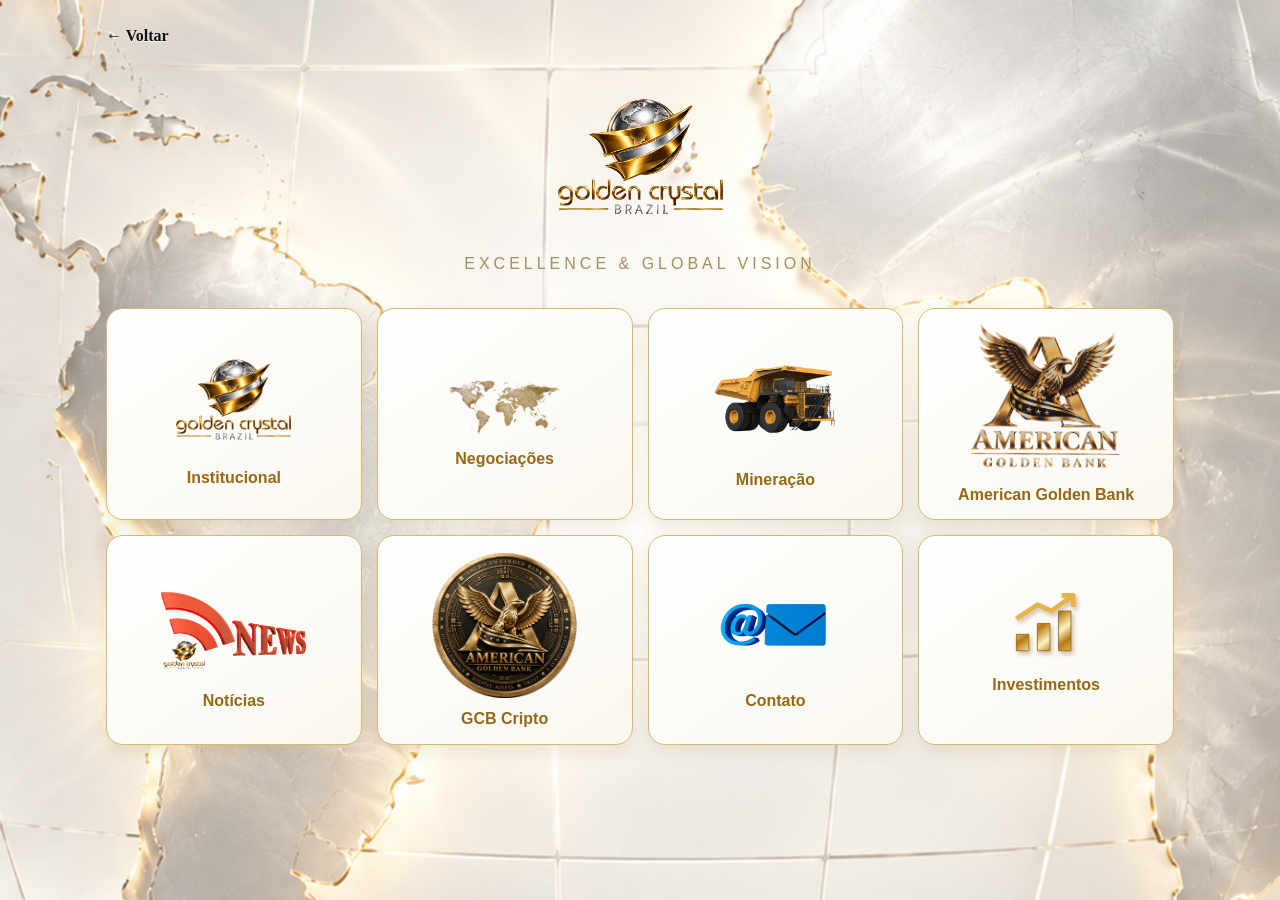
<file: menu.html>
<!DOCTYPE html>
<html lang="pt-BR">
<head>
<meta charset="UTF-8">
<meta name="viewport" content="width=device-width,initial-scale=1">
<title>Menu | Golden Crystal Brazil</title>
<link rel="stylesheet" href="golden.css?v=mineracao120">
<link rel="icon" type="image/png" href="assets/logo-institucional.png?v=2">
</head>
<body>
<main>
<a class="voltar" href="index.html">← Voltar</a>
<header>
<img class="logo-topo-gcb" src="assets/logo-institucional.png" alt="Golden Crystal Brazil">
<p>EXCELLENCE & GLOBAL VISION</p>
</header>
<div class="grid">

    <a class="card" href="institucional.html">
      <div class="icone"><img class="mini" src="assets/logo-institucional.png" alt=""></div>
      <span>Institucional</span>
    </a>
    <a class="card" href="negociacoes.html">
      <div class="icone">
    <img src="assets/mapa-negociacoes.png" alt="Mapa-múndi dourado" style="width:100%;height:100%;object-fit:contain;"></div>
      <span>Negociações</span>
    </a>
    <a class="card" href="mineracao.html">
      <div class="icone"><img src="assets/icone-mineracao.png?v=2" alt="Equipamentos de mineração" style="width:100%;height:100%;object-fit:contain;"></div>
      <span>Mineração</span>
    </a>
    <a class="card" href="american-golden-bank.html">
      <div class="icone" style="width:150px;height:150px;max-width:100%;margin:0 auto;">
<img src="assets/logo-american-golden-bank.png?v=2"
alt="American Golden Bank"
style="width:100%;height:100%;object-fit:contain;display:block;">
</div>
      <span>American Golden Bank</span>
    </a>
    <a class="card" href="noticias.html">
      <div class="icone" style="width:145px;height:110px;max-width:100%;margin:0 auto;overflow:hidden;">
<img src="assets/icone-noticias.png?v=3"
alt="Notícias Golden Crystal Brazil"
style="width:100%;height:100%;object-fit:contain;display:block;">
</div>
      <span>Notícias</span>
    </a>
    <a class="card" href="gcb-cripto.html">
      <div class="icone" style="width:145px;height:145px;max-width:100%;margin:0 auto;">
<img src="assets/icone-cripto-american-golden-bank.png?v=1"
alt="American Golden Bank"
style="width:100%;height:100%;object-fit:contain;display:block;">
</div>
      <span>GCB Cripto</span>
    </a>
    <a class="card" href="contato.html">
      
<div class="icone" style="width:145px;height:110px;max-width:100%;margin:0 auto;overflow:hidden;">
<img src="assets/icone-contato.png?v=1"
alt="Contato Golden Crystal Brazil"
style="width:100%;height:100%;object-fit:contain;display:block;">
</div>

      <span>Contato</span>
    </a>
    <a class="card" href="investimentos.html">
      <div class="icone">
    <svg viewBox="0 0 100 100" aria-hidden="true">
    <defs>
    <linearGradient id="ouro" x1="0" y1="0" x2="1" y2="1">
    <stop offset="0%" stop-color="#704500"/>
    <stop offset="20%" stop-color="#ffe8a0"/>
    <stop offset="42%" stop-color="#b57a11"/>
    <stop offset="65%" stop-color="#fff2c4"/>
    <stop offset="83%" stop-color="#b27a18"/>
    <stop offset="100%" stop-color="#e5b64e"/>
    </linearGradient>
    </defs>
    <g fill="url(#ouro)" stroke="#94600a" stroke-width="1">
    
<path d="M12 83V62h16v21Z M39 83V48h16v35Z
M66 83V32h16v51Z"/>
<path d="M12 42 39 24 57 32 85 12
M70 12h15v15"
stroke="#e7b34b" stroke-width="6"
fill="none" stroke-linejoin="round"/>

    </g></svg></div>
      <span>Investimentos</span>
    </a>
</div>
</main>
</body>
</html>
</file>
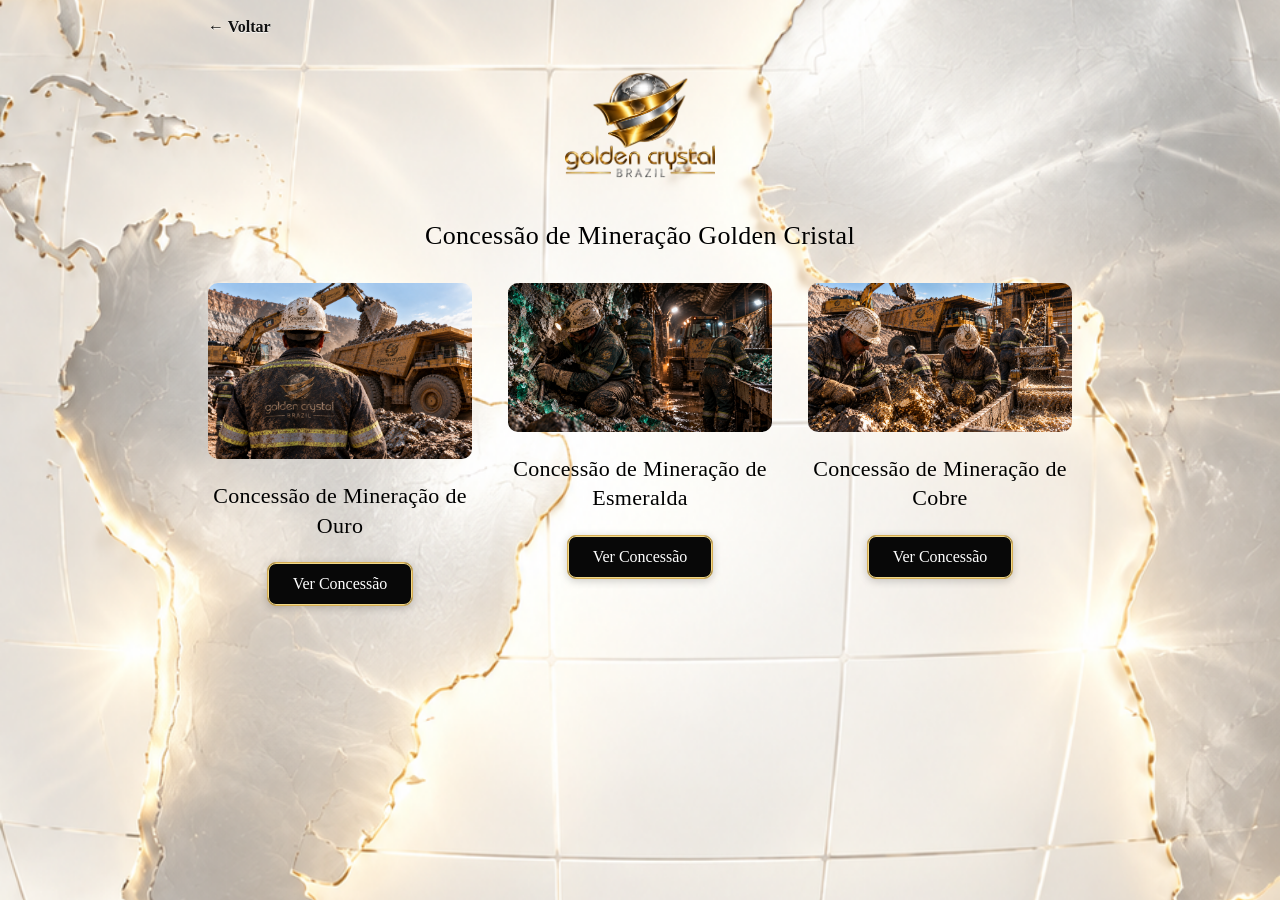
<file: mineracao.html>
<!DOCTYPE html>
<html lang="pt-BR">
<head>
<meta charset="UTF-8">
<meta name="viewport" content="width=device-width,initial-scale=1">
<title>Mineração | Golden Crystal Brazil</title>
<link rel="stylesheet" href="golden.css">

<style>
* { box-sizing:border-box; }

body {
  margin:0;
  font-family:Georgia,serif;
  color:#111;
  background:#f5f1e9 url('assets/fundo-padrao.png')
    center center/cover fixed no-repeat;
}

main {
  max-width:900px;
  margin:auto;
  padding:16px 18px 60px;
}

.voltar {
  color:#101010;
  font-weight:900;
  text-decoration:none;
}

.cabecalho-mineracao {
  text-align:center;
  margin:10px auto 30px;
}

.cabecalho-mineracao .logo {
  display:block;
  width:150px;
  max-width:50%;
  margin:5px auto;
}

.cabecalho-mineracao h1 {
  text-align:center;
  font-family:Georgia,serif;
  font-size:26px;
  font-weight:600;
  color:#95600a;
  margin:12px 0;
}

.concessoes {
  display:grid;
  grid-template-columns:repeat(auto-fit,minmax(250px,1fr));
  gap:36px;
  margin:30px auto;
}

.concessoes .concessao {
  background:transparent !important;
  border:none !important;
  box-shadow:none !important;
  backdrop-filter:none !important;
  padding:0 !important;
  margin:0 !important;
  text-align:center;
}

.concessao img {
  display:block;
  width:100%;
  height:auto;
  max-height:420px;
  object-fit:cover;
  border-radius:10px;
}

.concessao h2 {
  font-family:Georgia,serif;
  color:#080808 !important;
  font-size:21px;
  font-weight:500 !important;
  letter-spacing:.3px;
  line-height:1.4;
  text-shadow:0 1px 1px rgba(255,255,255,.6);
  margin:22px 0;
}

.botao-concessao {
  display:inline-block;
  background:#080808 !important;
  color:#fff !important;
  border:1px solid #d5ad53 !important;
  border-radius:9px;
  padding:12px 25px;
  font-family:Georgia,serif;
  font-size:16px;
  font-weight:500;
  text-decoration:none;
  box-shadow:
    inset 0 0 0 1px #f0d889,
    0 2px 8px rgba(0,0,0,.2);
}

.imagem-reserva {
  display:grid;
  place-items:center;
  min-height:250px;
  background:transparent !important;
  border:1px dashed #b99a5b;
  border-radius:10px;
  color:#333;
  font-family:Georgia,serif;
}

@media(max-width:600px) {
  .concessoes {
    grid-template-columns:1fr;
    gap:42px;
  }

  .concessao img {
    max-height:none;
  }

  .concessao h2 {
    font-size:22px;
  }
}

/* TÍTULOS REFINADOS EM PRETO */
.cabecalho-mineracao h1,
body main .concessoes .concessao h2 {
    color:#080808 !important;
    font-family:Georgia,serif !important;
    font-weight:400 !important;
    letter-spacing:0.4px !important;
    text-shadow:none !important;
}


/* TITULOS PRETOS - MINERACAO */
html body main .cabecalho-mineracao h1,
html body main .concessoes .concessao h2 {
    color:#050505 !important;
    font-family:Georgia,serif !important;
    font-weight:400 !important;
    text-shadow:none !important;
}


/* TITULOS DEFINITIVOS EM PRETO */
.titulo-preto-principal,
.titulo-preto-mineral {
    color:#000000 !important;
    -webkit-text-fill-color:#000000 !important;
    font-family:Georgia,serif !important;
    font-weight:400 !important;
    text-shadow:none !important;
    background:none !important;
    letter-spacing:0.3px;
    line-height:1.35;
    text-align:center;
}

.titulo-preto-principal {
    font-size:26px;
    margin:18px auto 28px;
}

.titulo-preto-mineral {
    font-size:22px;
    margin:22px 0;
}

</style>

<link rel="icon" type="image/png" href="assets/logo-institucional.png?v=2">
</head>
<body>
<main>
<a class="voltar" href="menu.html">← Voltar</a>


<header class="cabecalho-mineracao">
  <img class="logo"
       src="assets/logo-institucional.png"
       alt="Golden Crystal Brazil">
  <div class="titulo-preto-principal">Concessão de Mineração Golden Cristal</div>
</header>


<section class="concessoes">
  <article class="concessao">
    <img src="assets/mineracao-ouro-1.png?v=20261028" alt="Concessão de Mineração de Ouro">
    <div class="titulo-preto-mineral">Concessão de Mineração de Ouro</div>
    <a class="botao-concessao" href="concessao-ouro.html">Ver Concessão</a>
  </article>

  <article class="concessao">
    <img src="assets/mineracao-imagem-2.png?v=3" alt="Operação de mineração">
    <div class="titulo-preto-mineral">Concessão de Mineração de Esmeralda</div>
    <a class="botao-concessao" href="concessao-esmeralda.html">Ver Concessão</a>
  </article>

  <article class="concessao">
    <img src="assets/mineracao-imagem-3.png?v=3" alt="Operação de mineração">
    <div class="titulo-preto-mineral">Concessão de Mineração de Cobre</div>
    <a class="botao-concessao" href="concessao-cobre.html">Ver Concessão</a>
  </article>
</section>
</main>
</body>
</html>
</file>
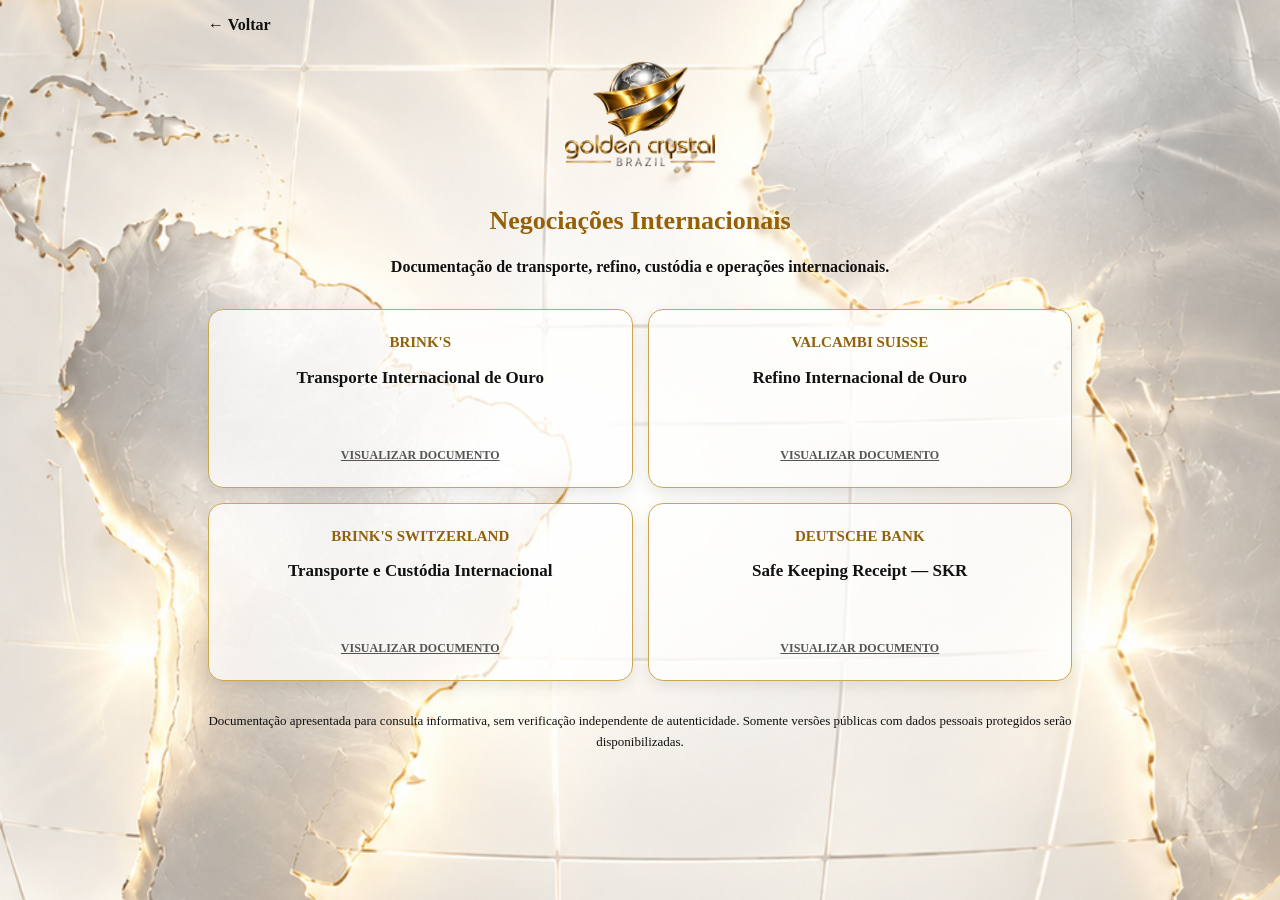
<file: negociacoes.html>
<!DOCTYPE html>
<html lang="pt-BR">
<head>
<meta charset="UTF-8">
<meta name="viewport" content="width=device-width, initial-scale=1">
<title>Negociações | Golden Crystal Brazil</title>
<style>
*{box-sizing:border-box}
body{
 margin:0;
 font-family:Georgia,serif;
 color:#111;
 background:#f5f1e9 url('assets/fundo-padrao.png')
 center center/cover fixed no-repeat;
}
main{max-width:900px;margin:auto;padding:16px 18px 60px}
.voltar{color:#101010;font-weight:900;text-decoration:none}
.logo{display:block;width:150px;max-width:50%;margin:5px auto}
h1{text-align:center;font-size:26px;color:#95600a}
.intro{text-align:center;font-weight:600;line-height:1.6}
.grid{display:grid;grid-template-columns:repeat(2,minmax(0,1fr));gap:15px;margin-top:30px}
.card-documento{
 background:rgba(255,255,255,.72);
 border:1px solid #cba750;
 border-radius:15px;
 padding:24px 12px;
 text-align:center;
 box-shadow:0 5px 15px #00000018;
}
.empresa{color:#91610b;font-weight:900;font-size:15px}
h2{font-size:17px;line-height:1.4;min-height:65px}
.botao{
 display:inline-block;
 padding:12px 10px;
 border-radius:8px;
 background:linear-gradient(135deg,#93600b,#ffdf7b,#b17a13);
 color:#17110a;
 font-weight:900;
 font-size:12px;
 text-decoration:none;
}
.pendente{font-size:12px;color:#555;font-weight:bold}
.nota{margin-top:30px;font-size:13px;text-align:center;line-height:1.6}
@media(max-width:400px){
 .grid{grid-template-columns:1fr}
}
</style>
<link rel="icon" type="image/png" href="assets/logo-institucional.png?v=2">
</head>
<body>
<main>
<a class="voltar" href="menu.html">← Voltar</a>
<img class="logo" src="assets/logo-institucional.png" alt="Golden Crystal Brazil">
<h1>Negociações Internacionais</h1>
<p class="intro">Documentação de transporte, refino, custódia e operações internacionais.</p>
<div class="grid">
    <article class="card-documento">
      <div class="empresa">BRINK&#x27;S</div>
      <h2>Transporte Internacional de Ouro</h2>
      <a class="pendente" href="documentos/brinks-transporte.pdf" target="_blank" rel="noopener">VISUALIZAR DOCUMENTO</a>
    </article>
    
    <article class="card-documento">
      <div class="empresa">VALCAMBI SUISSE</div>
      <h2>Refino Internacional de Ouro</h2>
      <a class="pendente" href="documentos/valcambi-refino.pdf" target="_blank" rel="noopener">VISUALIZAR DOCUMENTO</a>
    </article>
    
    <article class="card-documento">
      <div class="empresa">BRINK&#x27;S SWITZERLAND</div>
      <h2>Transporte e Custódia Internacional</h2>
      <a class="pendente" href="documentos/brinks-custodia.pdf" target="_blank" rel="noopener">VISUALIZAR DOCUMENTO</a>
    </article>
    
    <article class="card-documento">
      <div class="empresa">DEUTSCHE BANK</div>
      <h2>Safe Keeping Receipt — SKR</h2>
      <a class="pendente" href="documentos/deutsche-skr.pdf" target="_blank" rel="noopener">VISUALIZAR DOCUMENTO</a>
    </article>
    
    
    </div>
<p class="nota">Documentação apresentada para consulta informativa, sem verificação independente de autenticidade. Somente versões públicas com dados pessoais protegidos serão disponibilizadas.</p>
</main>
</body>
</html>
</file>
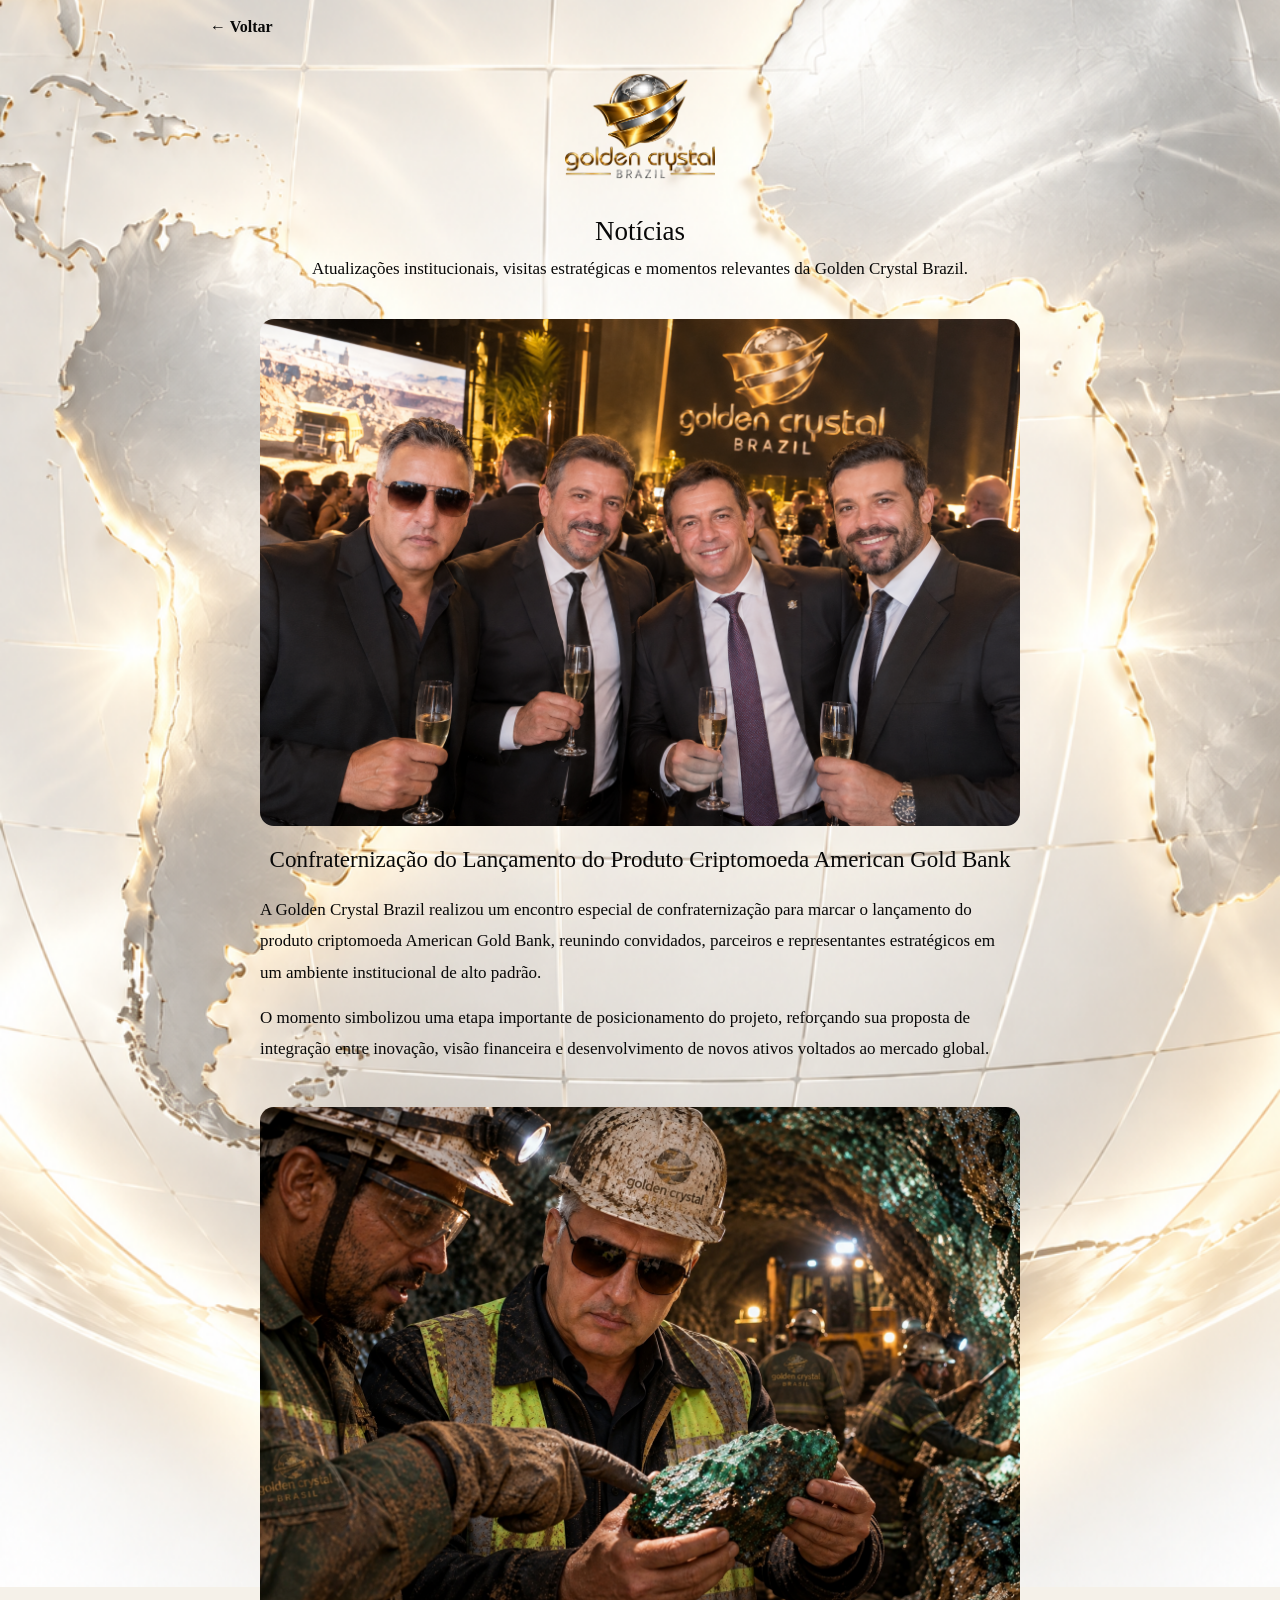
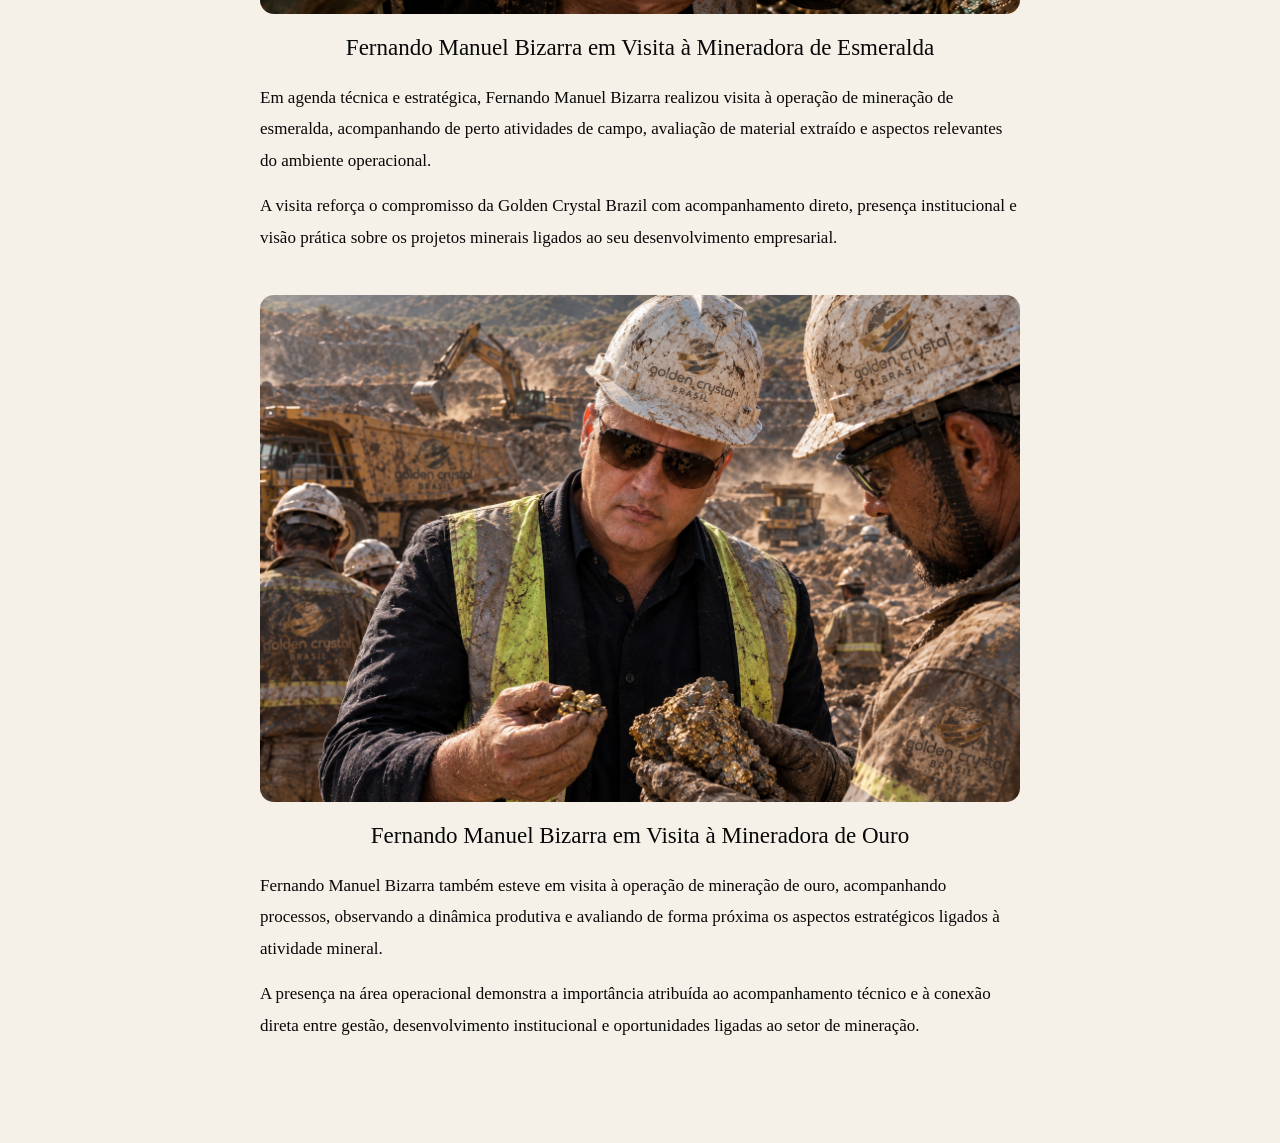
<file: noticias.html>
<!DOCTYPE html>
<html lang="pt-BR">
<head>
<meta charset="UTF-8">
<meta name="viewport" content="width=device-width,initial-scale=1">
<title>Notícias | Golden Crystal Brazil</title>

<style>
* { box-sizing:border-box; }

body {
  margin:0;
  font-family:Georgia,serif;
  color:#080808;
  background:#f5f1e9 url('assets/fundo-padrao.png')
  center center/cover fixed no-repeat;
}

main {
  max-width:900px;
  margin:auto;
  padding:18px 20px 60px;
}

.voltar {
  color:#080808;
  font-weight:700;
  text-decoration:none;
}

.logo {
  display:block;
  width:150px;
  max-width:50%;
  margin:15px auto;
}

h1 {
  text-align:center;
  font-size:27px;
  font-weight:500;
  color:#080808;
  margin:10px 0 8px;
}

.subtitulo {
  text-align:center;
  font-size:17px;
  line-height:1.7;
  margin:0 auto 35px;
  color:#080808;
}

.materia {
  margin:0 0 42px;
  padding:0;
}

.materia img {
  display:block;
  width:100%;
  max-width:760px;
  margin:0 auto 18px;
  border-radius:14px;
  height:auto;
}

.materia h2 {
  text-align:center;
  color:#080808;
  font-size:23px;
  font-weight:500;
  line-height:1.4;
  margin:10px 0 18px;
}

.materia p {
  font-size:17px;
  line-height:1.85;
  color:#080808;
  margin:0 auto 14px;
  max-width:760px;
}

@media(max-width:600px){
  h1 { font-size:25px; }
  .materia h2 { font-size:21px; }
  .materia p { font-size:16px; }
}
</style>
<link rel="icon" type="image/png" href="assets/logo-institucional.png?v=2">
</head>
<body>
<main>

<a class="voltar" href="menu.html">← Voltar</a>

<img class="logo" src="assets/logo-institucional.png" alt="Golden Crystal Brazil">

<h1>Notícias</h1>
<p class="subtitulo">
Atualizações institucionais, visitas estratégicas e momentos relevantes da Golden Crystal Brazil.
</p>

<section class="materia">
  <img src="assets/noticia-american-gold-bank.png?v=1" alt="Confraternização do lançamento do American Gold Bank">
  <h2>Confraternização do Lançamento do Produto Criptomoeda American Gold Bank</h2>
  <p>
    A Golden Crystal Brazil realizou um encontro especial de confraternização para marcar o lançamento do produto
    criptomoeda American Gold Bank, reunindo convidados, parceiros e representantes estratégicos em um ambiente
    institucional de alto padrão.
  </p>
  <p>
    O momento simbolizou uma etapa importante de posicionamento do projeto, reforçando sua proposta de integração
    entre inovação, visão financeira e desenvolvimento de novos ativos voltados ao mercado global.
  </p>
</section>

<section class="materia">
  <img src="assets/noticia-esmeralda.png?v=1" alt="Fernando Manuel Bizarra em visita à mineradora de esmeralda">
  <h2>Fernando Manuel Bizarra em Visita à Mineradora de Esmeralda</h2>
  <p>
    Em agenda técnica e estratégica, Fernando Manuel Bizarra realizou visita à operação de mineração de esmeralda,
    acompanhando de perto atividades de campo, avaliação de material extraído e aspectos relevantes do ambiente
    operacional.
  </p>
  <p>
    A visita reforça o compromisso da Golden Crystal Brazil com acompanhamento direto, presença institucional e
    visão prática sobre os projetos minerais ligados ao seu desenvolvimento empresarial.
  </p>
</section>

<section class="materia">
  <img src="assets/noticia-ouro.png?v=1" alt="Fernando Manuel Bizarra em visita à mineradora de ouro">
  <h2>Fernando Manuel Bizarra em Visita à Mineradora de Ouro</h2>
  <p>
    Fernando Manuel Bizarra também esteve em visita à operação de mineração de ouro, acompanhando processos,
    observando a dinâmica produtiva e avaliando de forma próxima os aspectos estratégicos ligados à atividade mineral.
  </p>
  <p>
    A presença na área operacional demonstra a importância atribuída ao acompanhamento técnico e à conexão direta
    entre gestão, desenvolvimento institucional e oportunidades ligadas ao setor de mineração.
  </p>
</section>

</main>
</body>
</html>
</file>
<file: golden.css>
* {box-sizing:border-box}
body {
 margin:0;
 font-family:Arial,sans-serif;
 background:radial-gradient(circle,#fff 20%,#f0eee8 100%);
 color:#956915;
}
a {text-decoration:none}
main {
 max-width:1100px;
 min-height:100dvh;
 margin:auto;
 padding:25px 16px 45px;
}
header {
 text-align:center;
 margin:25px auto 35px;
}
h1 {
 font-weight:500;
 font-size:clamp(25px,5vw,40px);
 background:linear-gradient(120deg,#805010,#e5b65a,#fff0b2,#a36e12);
 color:transparent;
 background-clip:text;
 -webkit-background-clip:text;
}
header p {letter-spacing:4px;color:#a68d60}
.grid {
 display:grid;
 grid-template-columns:repeat(2,minmax(0,1fr));
 gap:15px;
}
.card {
 min-height:165px;
 padding:15px 8px;
 display:flex;
 flex-direction:column;
 align-items:center;
 justify-content:center;
 gap:12px;
 text-align:center;
 color:#956915;
 background:linear-gradient(145deg,#fff,#faf7ef);
 border:1px solid #d5b875;
 border-radius:17px;
 box-shadow:0 6px 18px #97742b25;
 font-weight:600;
 font-size:14px;
 transition:transform .2s;
}
.card:hover {transform:translateY(-3px)}
.card:active {transform:scale(.97)}
.icone {width:78px;height:78px}
svg {
 width:100%;
 height:100%;
 filter:drop-shadow(2px 3px 2px #8b602f65);
}
.mini {
 width:100%;
 height:100%;
 object-fit:contain;
}
.voltar {
 display:inline-block;
 color:#a47722;
 margin-bottom:20px;
}
.conteudo {
 max-width:800px;
 margin:45px auto;
 text-align:center;
}
.conteudo .icone {
 width:110px;
 height:110px;
 margin:auto;
}
.conteudo p {color:#777;line-height:1.7}
@media(min-width:750px) {
 .grid {grid-template-columns:repeat(4,minmax(0,1fr))}
 .card {min-height:210px;font-size:16px}
}


/* LOGO INSTITUCIONAL MAIOR */
.grid > .card:first-child .icone {
    width: 130px;
    max-width: 100%;
    height: 115px;
}

.grid > .card:first-child .mini {
    width: 100%;
    height: 100%;
    object-fit: contain;
}

.grid > .card:first-child {
    min-height: 185px;
}
/* FIM LOGO INSTITUCIONAL */


/* FUNDO PADRAO GOLDEN CRYSTAL */
body {
    background-image: url("assets/fundo-padrao.png") !important;
    background-size: cover !important;
    background-position: center center !important;
    background-attachment: fixed !important;
    background-repeat: no-repeat !important;
}

/* TITULOS E VOLTAR - OURO METALIZADO */
body:not(.capa) h1,
body:not(.capa) h2,
body:not(.capa) .subtitulo,
body:not(.capa) .voltar,
body:not(.capa) a[href="index.html"] {
  color: #d4a632 !important;
  background-image: linear-gradient(180deg,
    #fff4ba 0%,
    #ffd65a 22%,
    #b77a0d 43%,
    #fff0a0 55%,
    #d49a1c 76%,
    #80500b 100%);
  -webkit-background-clip: text;
  background-clip: text;
  -webkit-text-fill-color: transparent;
  font-family: Georgia, "Times New Roman", serif !important;
  font-weight: 900 !important;
  text-shadow: 0 2px 3px rgba(70,40,0,.16);
  filter: drop-shadow(0 1px 2px rgba(70,40,0,.45));
}

/* AJUSTE FINAL DO TOPO DO MENU */
.logo-topo-gcb {
  display: block;
  width: 165px;
  max-width: 45vw;
  height: auto;
  margin: 12px auto 18px;
  object-fit: contain;
}
body .voltar,
body a[href="index.html"] {
  background: none !important;
  background-image: none !important;
  -webkit-text-fill-color: #101010 !important;
  color: #101010 !important;
  font-weight: 900 !important;
  text-shadow: 0 1px 1px rgba(255,255,255,.85) !important;
  filter: none !important;
}

/* ESPACAMENTO COMPACTO DO TOPO */
.logo-topo-gcb {
  margin-top: 2px !important;
  margin-bottom: 4px !important;
}

.voltar,
a[href="index.html"] {
  margin-top: 2px !important;
  margin-bottom: 4px !important;
}

.subtitulo {
  margin-top: 2px !important;
  margin-bottom: 8px !important;
}


/* MAPA-MUNDI NEGOCIACOES AMPLIADO */
a[href="negociacoes.html"] .icone {
  overflow: visible !important;
}
a[href="negociacoes.html"] .icone img {
  width: 175% !important;
  max-width: none !important;
  height: 175% !important;
  object-fit: contain !important;
  transform: scale(1.15);
  transform-origin: center;
}

/* MAPA NEGOCIACOES - AMPLIACAO EXTRA */
a[href="negociacoes.html"] .icone img {
  width: 260% !important;
  height: 260% !important;
  max-width: none !important;
  object-fit: contain !important;
  transform: translate(-31%, -31%) !important;
}

/* ÍCONE MINERAÇÃO AMPLIADO */
a[href="mineracao.html"] .icone {
  overflow: visible !important;
}

a[href="mineracao.html"] .icone img {
  transform: scale(2.0) !important;
  transform-origin: center !important;
}


/* MINERAÇÃO - AMPLIAÇÃO DEFINITIVA */
a[href="mineracao.html"] .icone {
    overflow: visible !important;
    position: relative !important;
}

a[href="mineracao.html"] .icone img {
    width: 300% !important;
    height: 300% !important;
    max-width: none !important;
    object-fit: contain !important;
    transform: translate(-33.33%, -33.33%) !important;
}


/* MINERAÇÃO - TAMANHO CORRIGIDO */
a[href="mineracao.html"] .icone {
    width: 120px !important;
    height: 120px !important;
    max-width: 100% !important;
    margin: 0 auto !important;
    overflow: hidden !important;
}

a[href="mineracao.html"] .icone img {
    width: 100% !important;
    height: 100% !important;
    max-width: 100% !important;
    object-fit: contain !important;
    transform: none !important;
}
</file>
